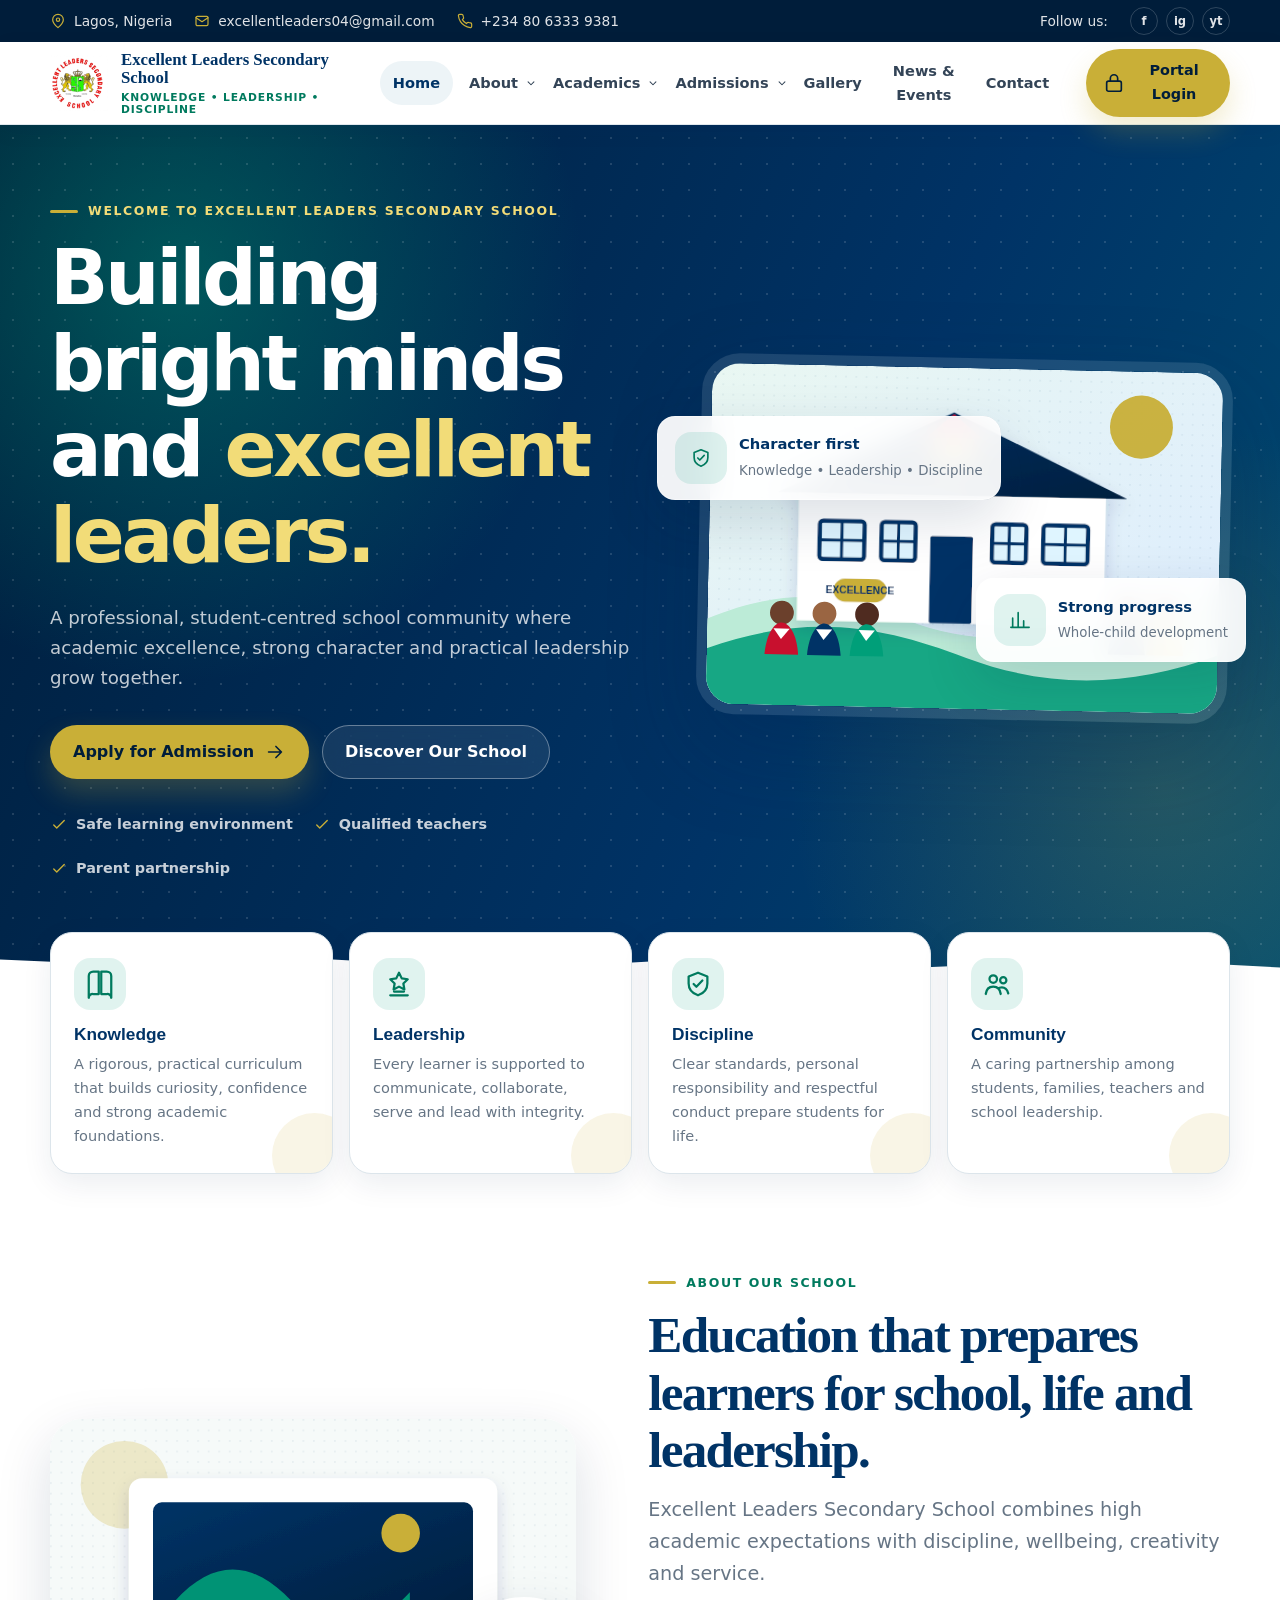
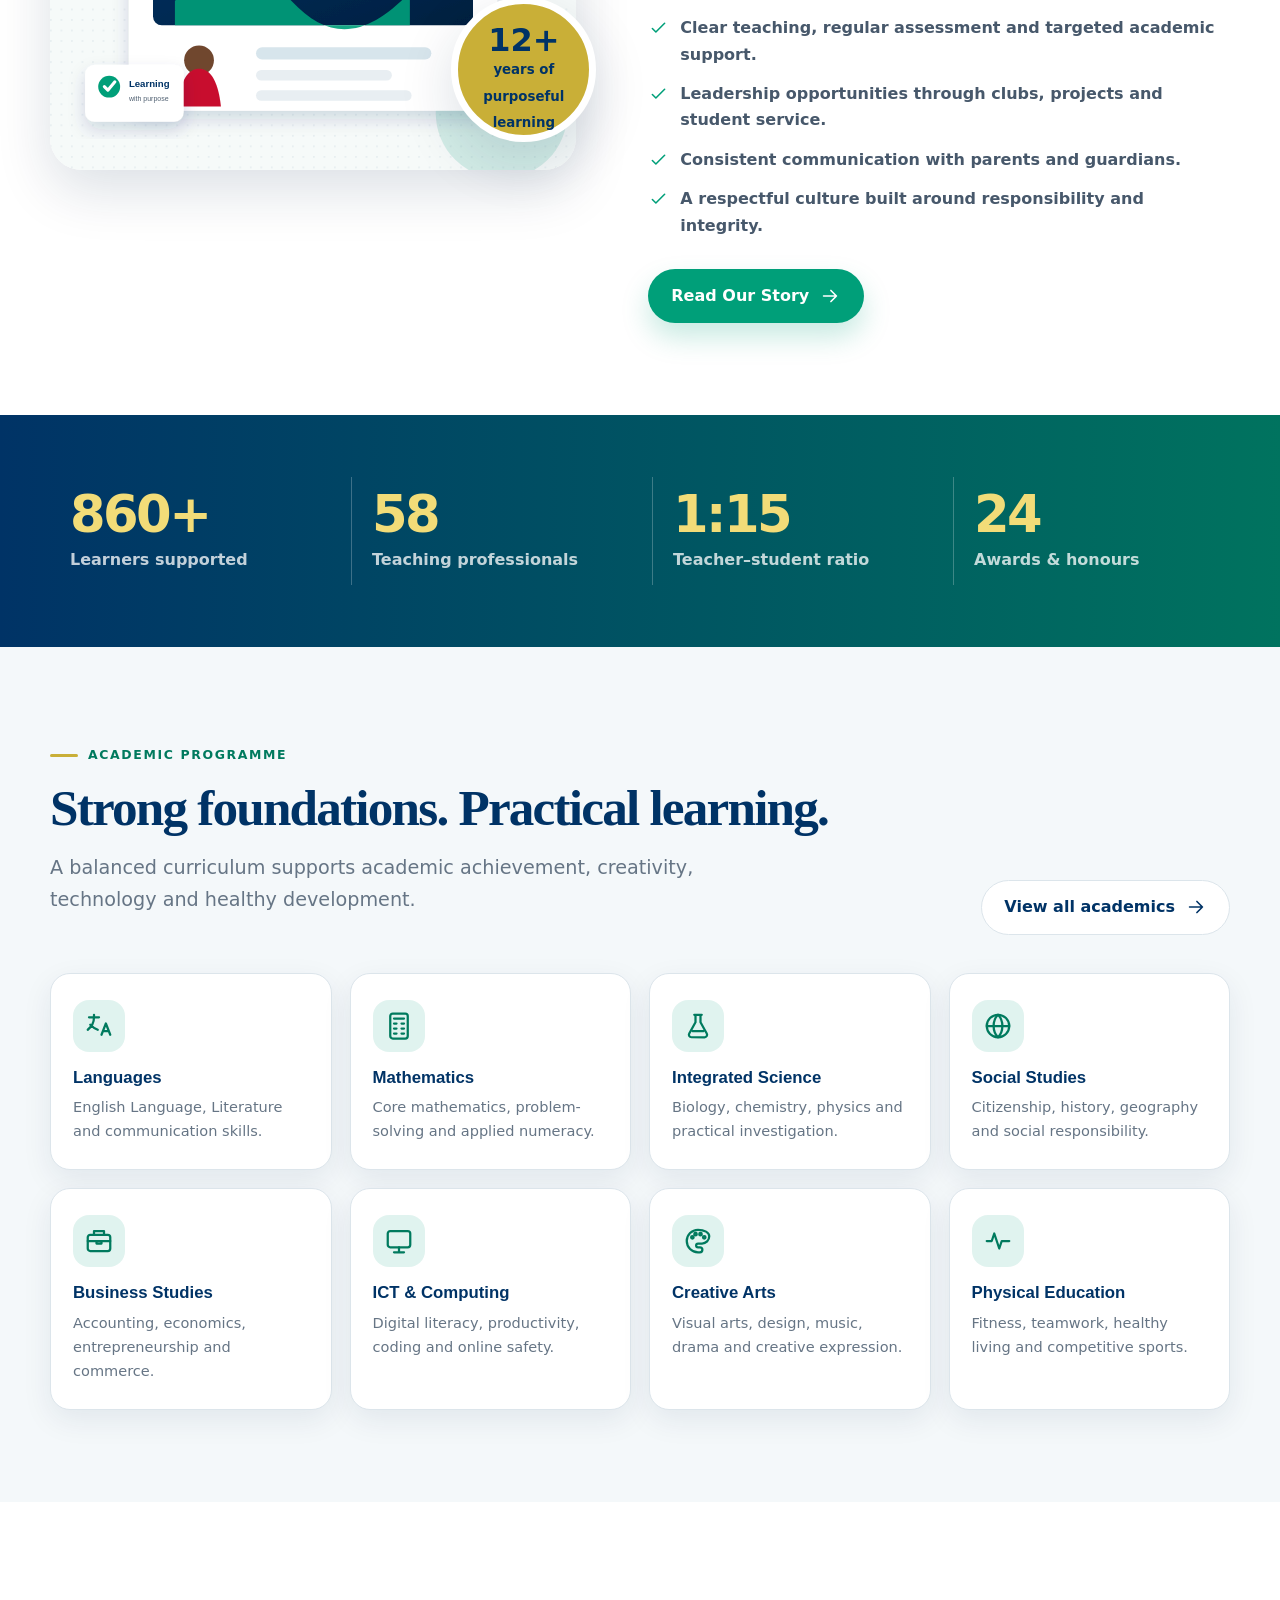
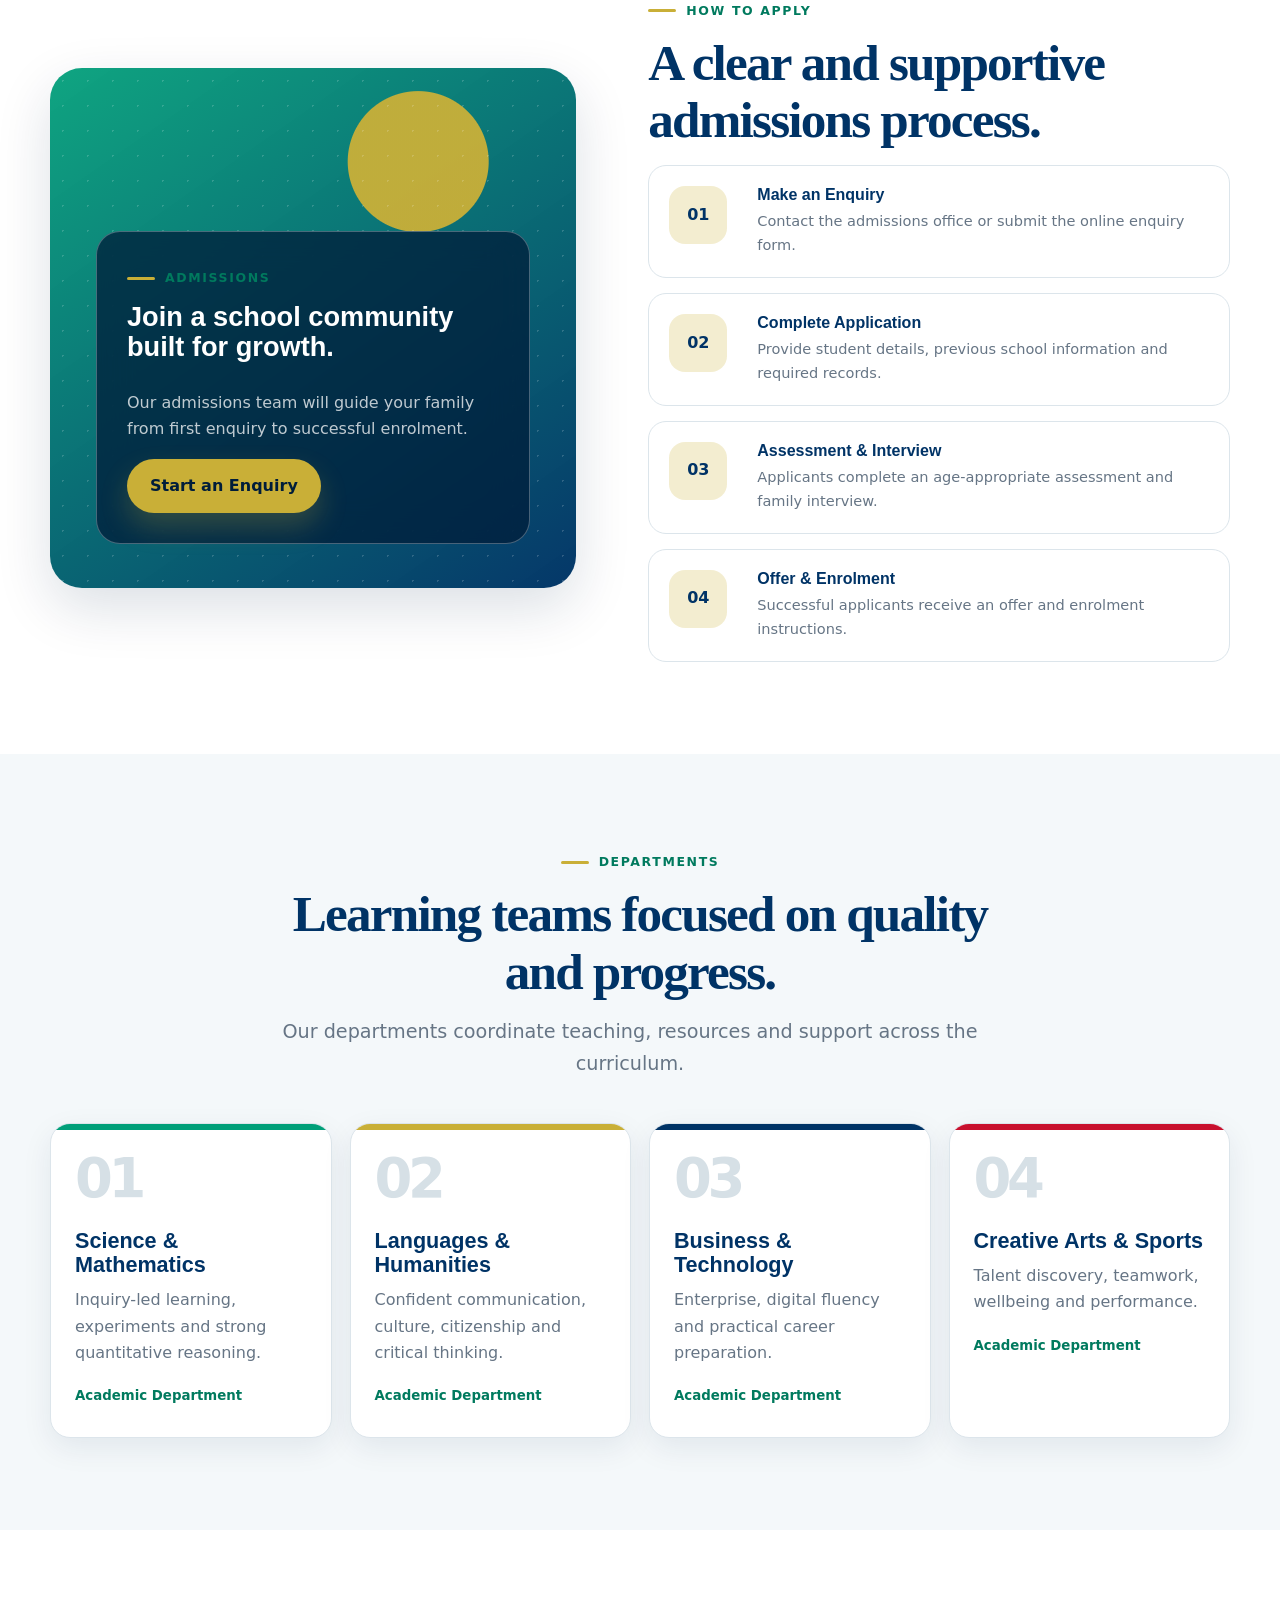
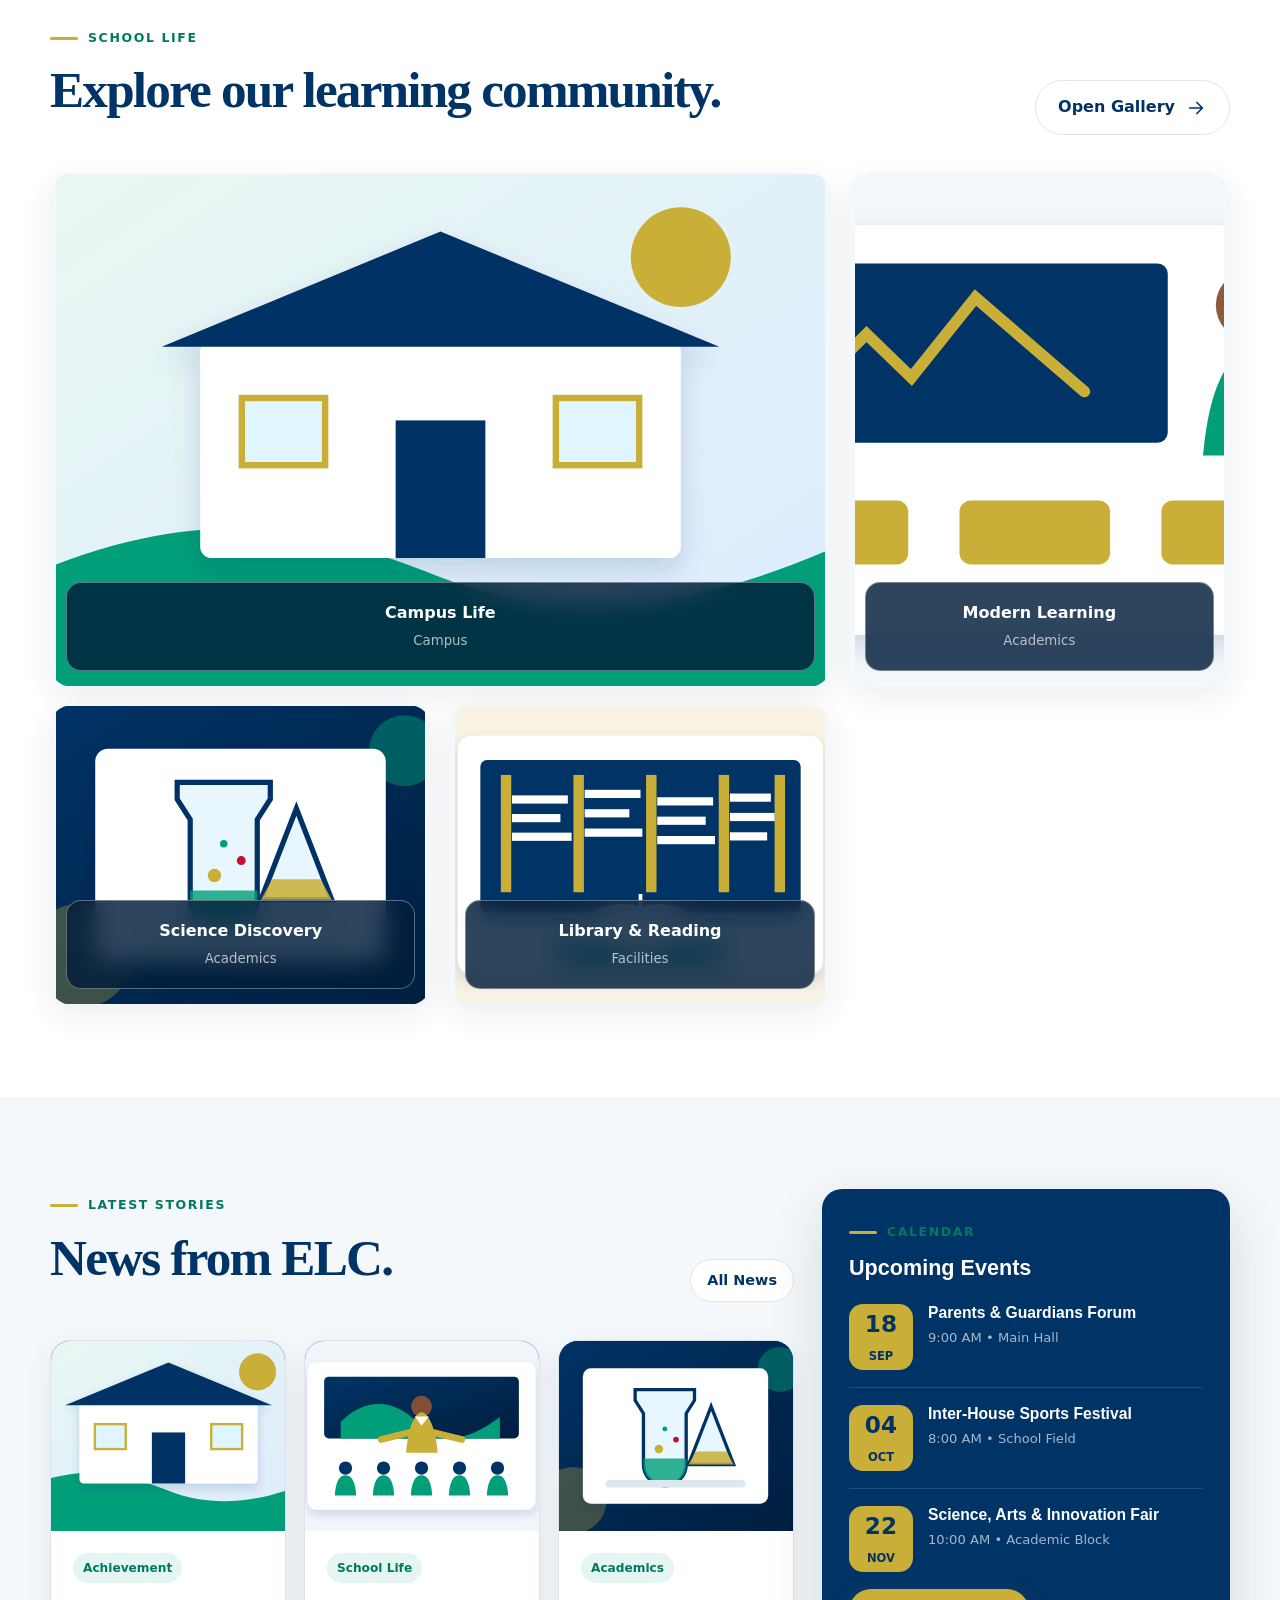
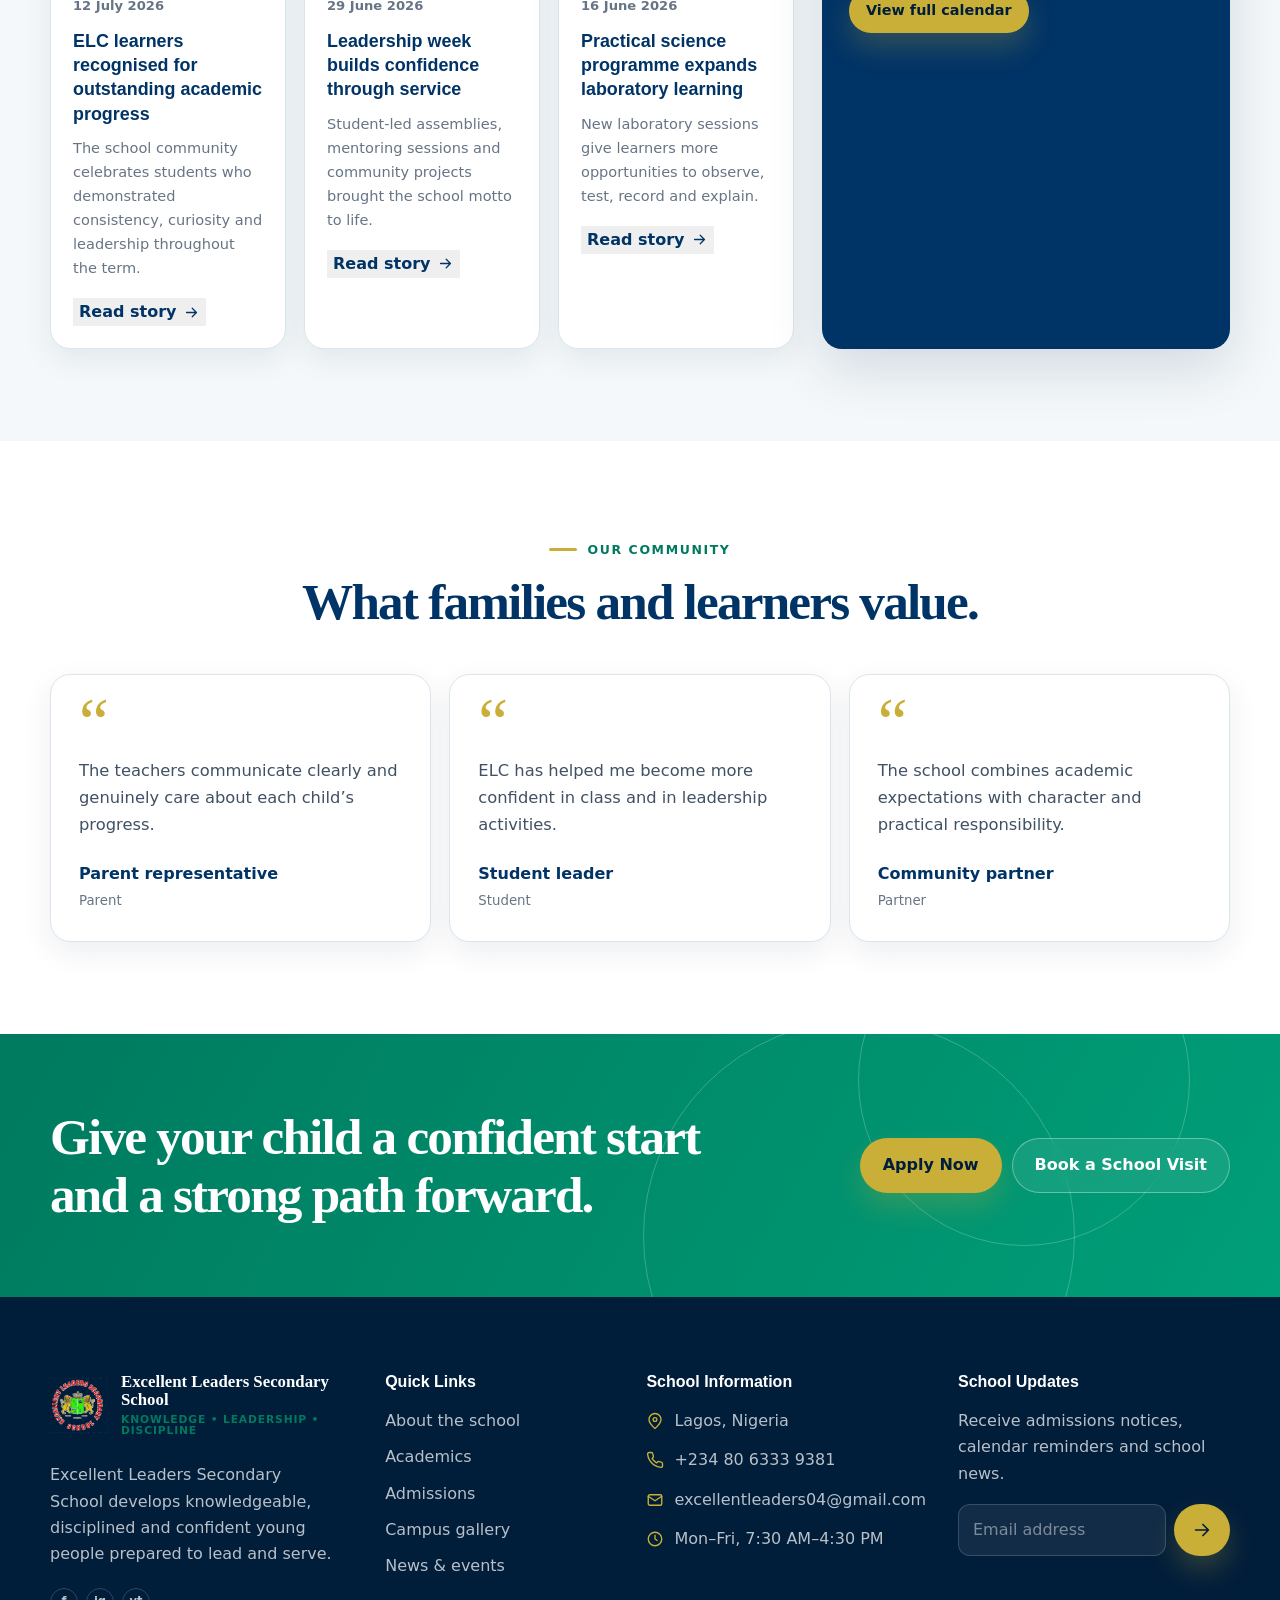
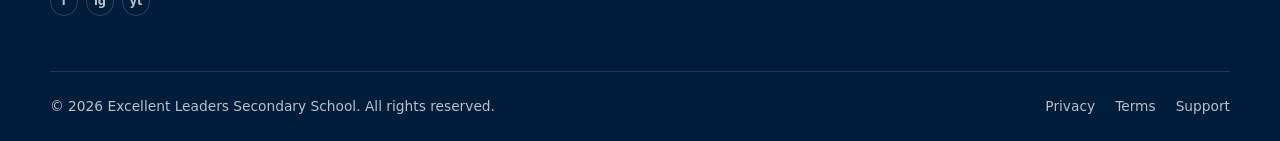
<file: index.html>
<!doctype html>
<html lang="en">
  <head>
    <meta charset="UTF-8" />
    <meta name="viewport" content="width=device-width, initial-scale=1.0" />
    <meta name="description" content="Excellent Leaders Secondary School — Knowledge, Leadership and Discipline." />
    <meta name="theme-color" content="#003366" />
    <title>Excellent Leaders Secondary School</title>
    <link rel="icon" href="assets/elc-crest.png" type="image/png" />
    <link rel="manifest" href="manifest.webmanifest" />
    <link rel="stylesheet" href="css/styles.css" />
  </head>
  <body>
    <noscript>This website requires JavaScript to run.</noscript>

    <div id="loading-screen" class="loading-screen" aria-label="Loading Excellent Leaders Secondary School">
      <div class="loader-mark" aria-hidden="true">
        <span></span><span></span>
      </div>
      <p>Excellent Leaders Secondary School</p>
    </div>

    <div id="app"></div>
    <div id="toast-region" class="toast-region" aria-live="polite" aria-atomic="true"></div>

    <script src="js/data.js" defer></script>
    <script src="js/app.js" defer></script>
  </body>
</html>
</file>
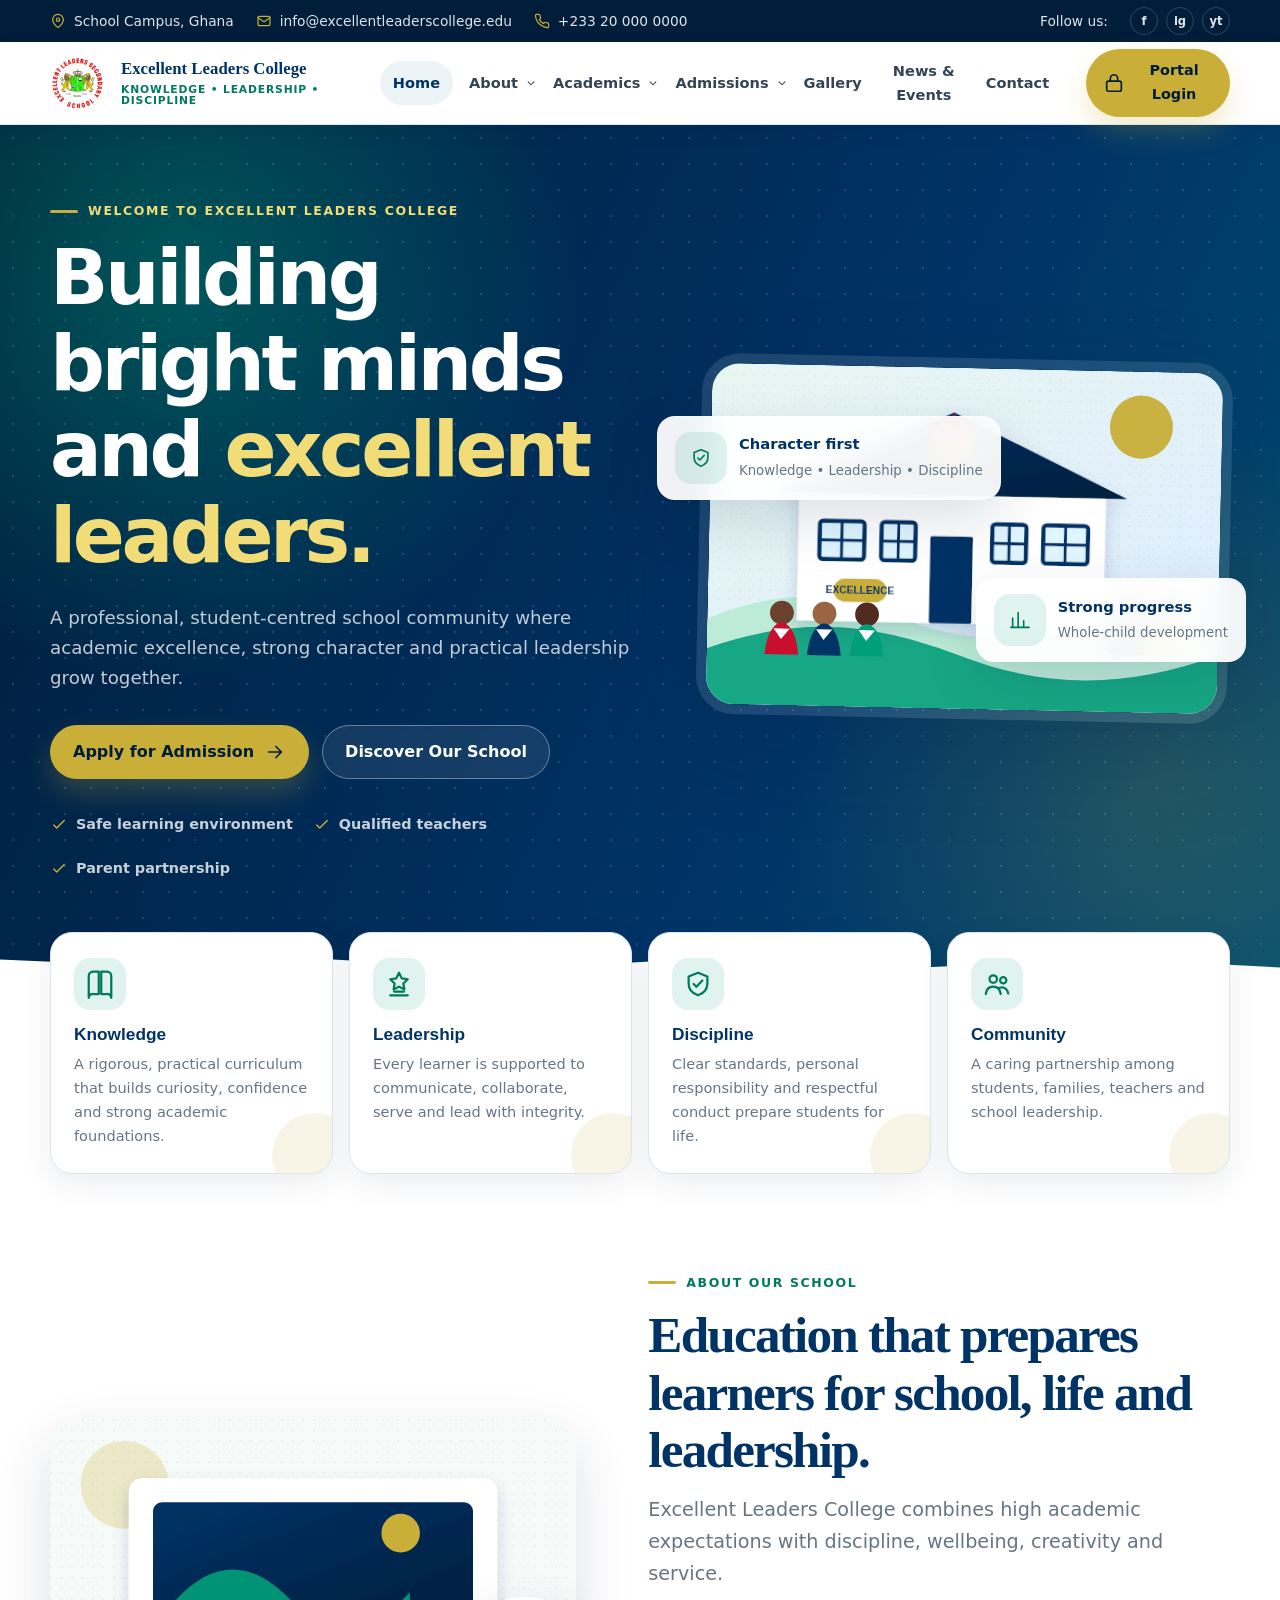
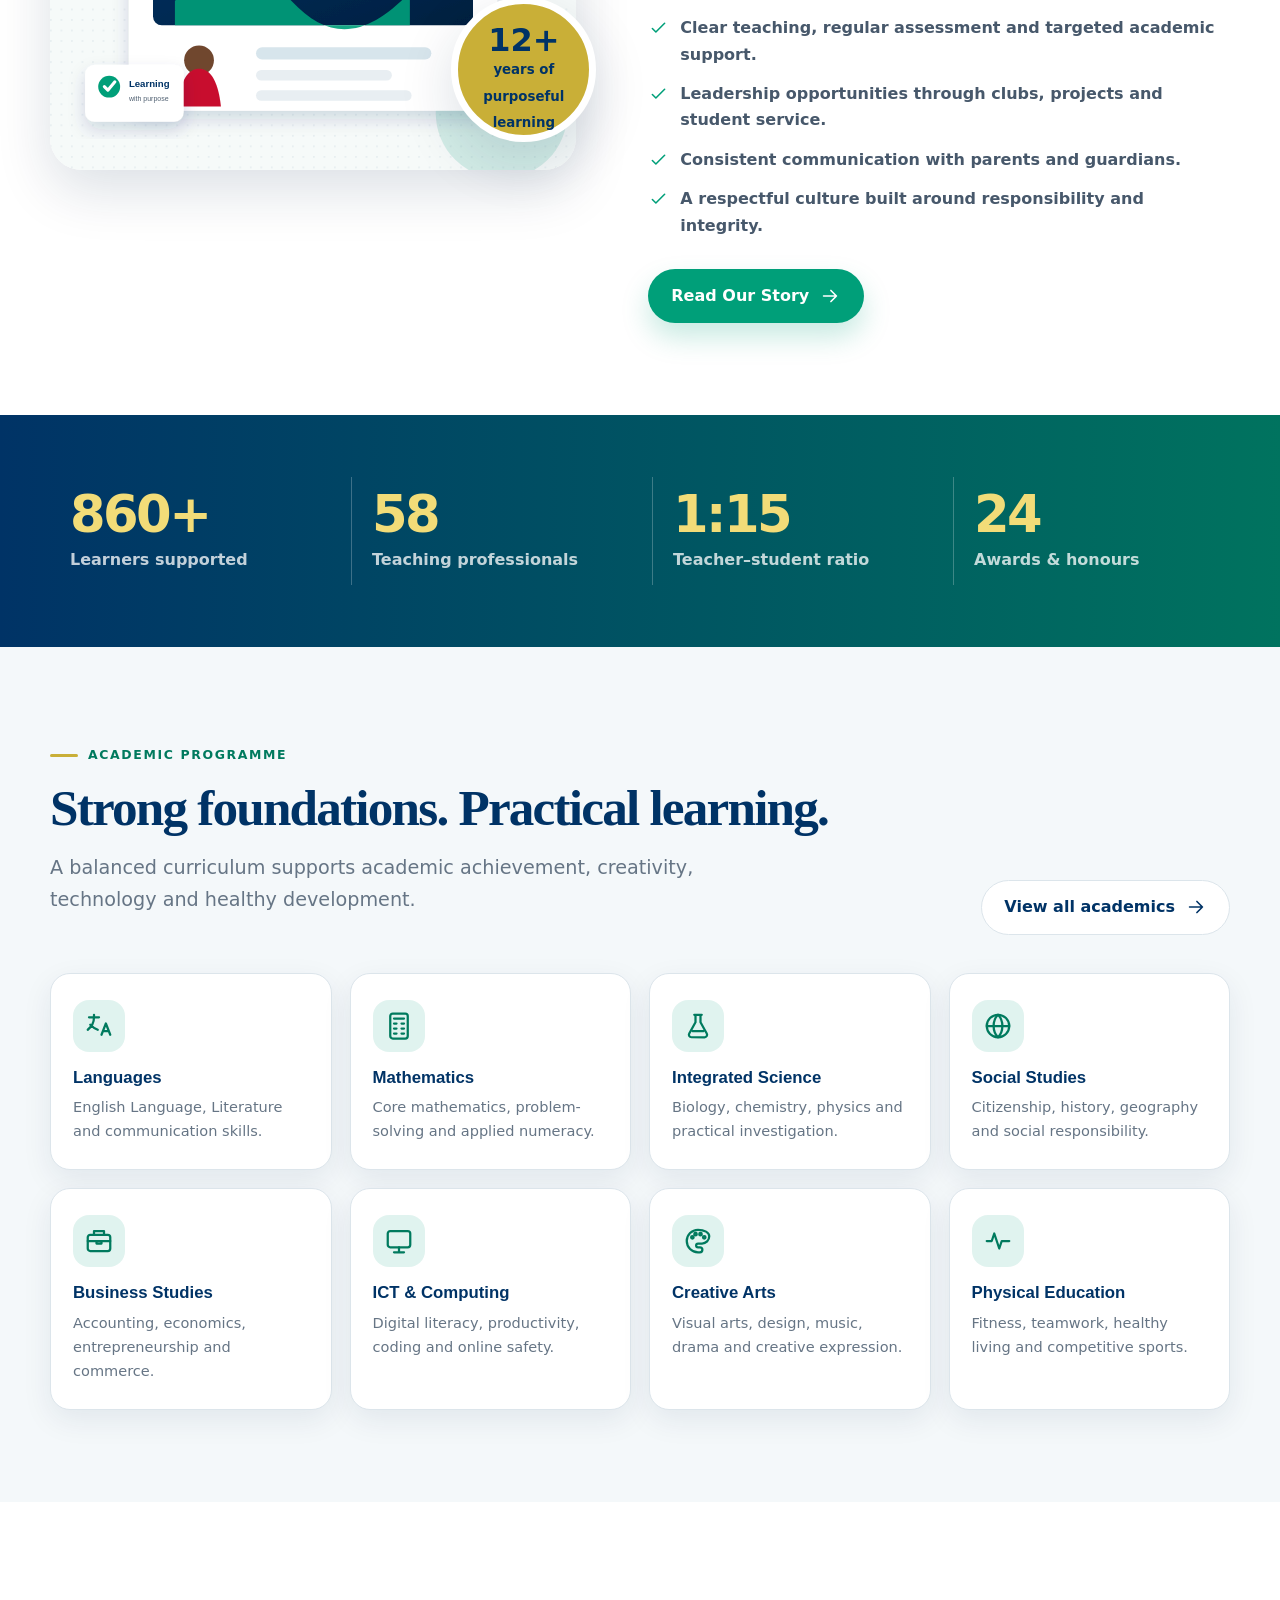
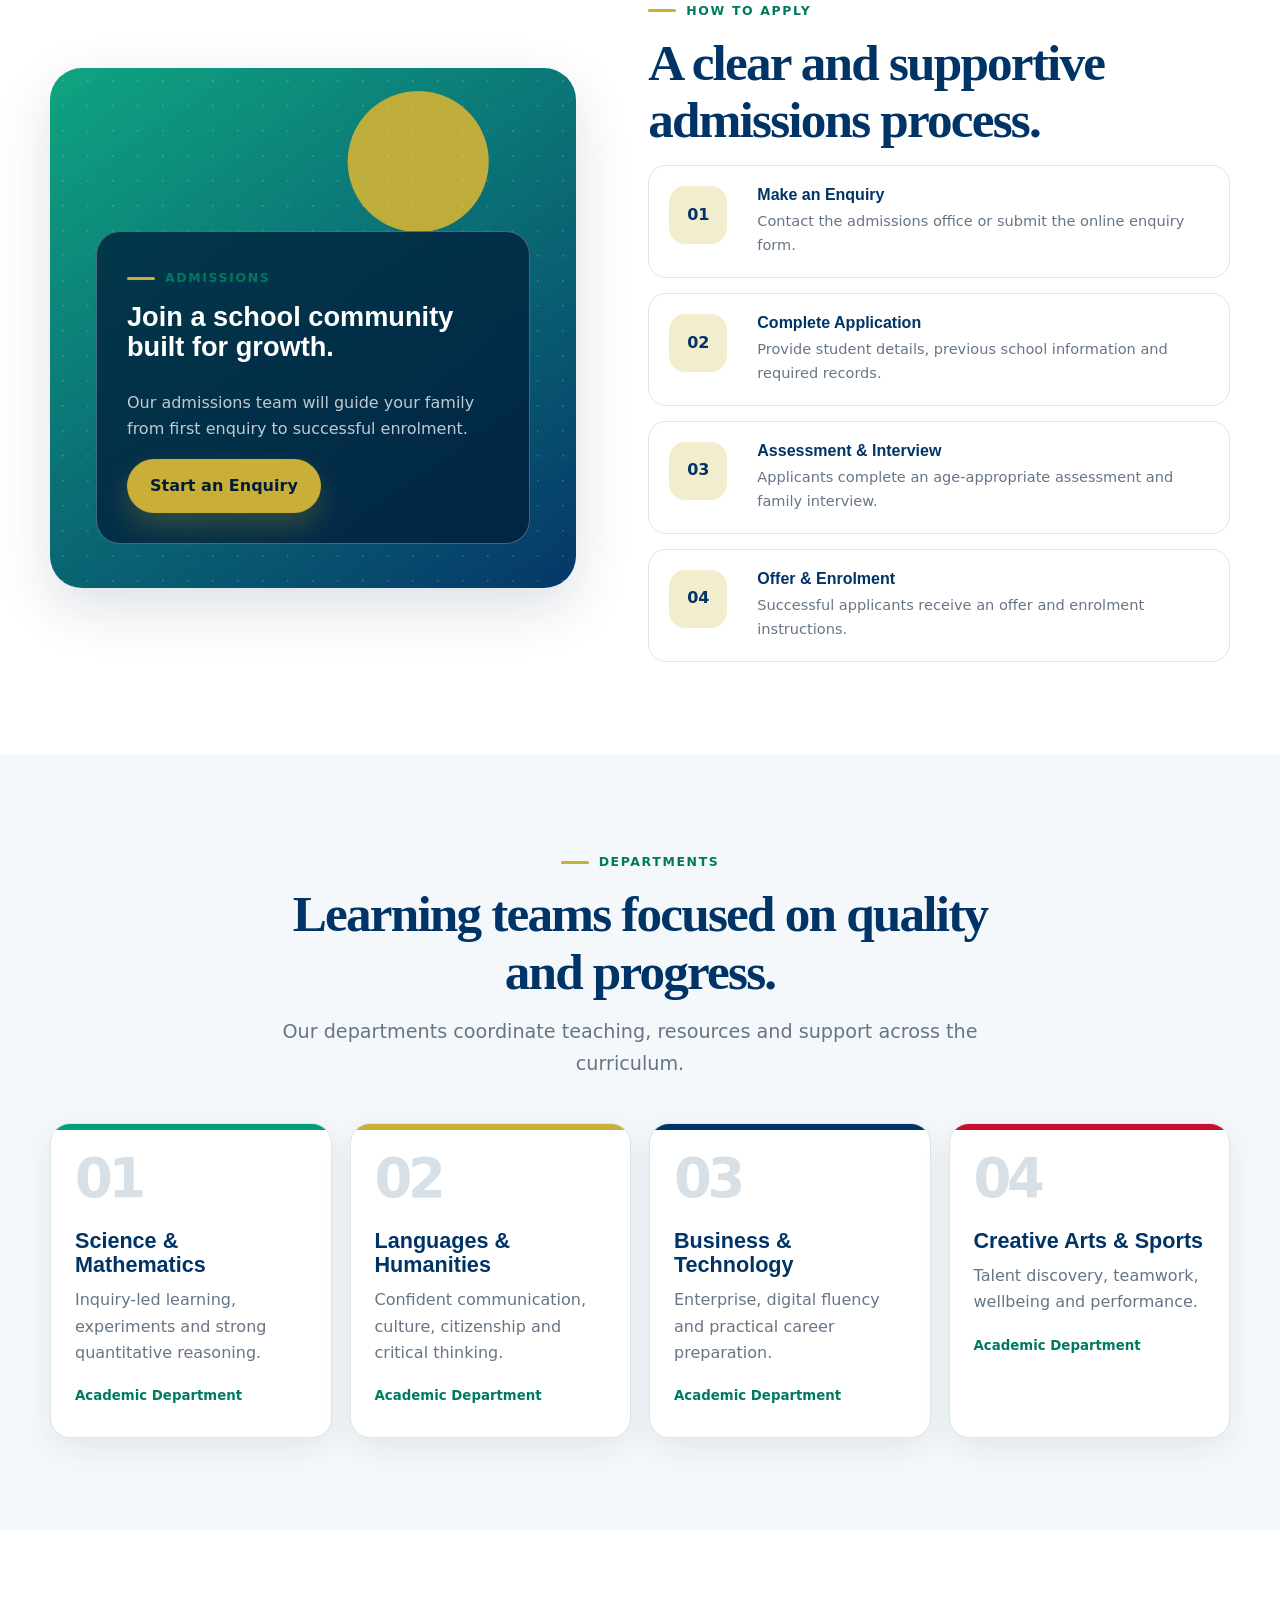
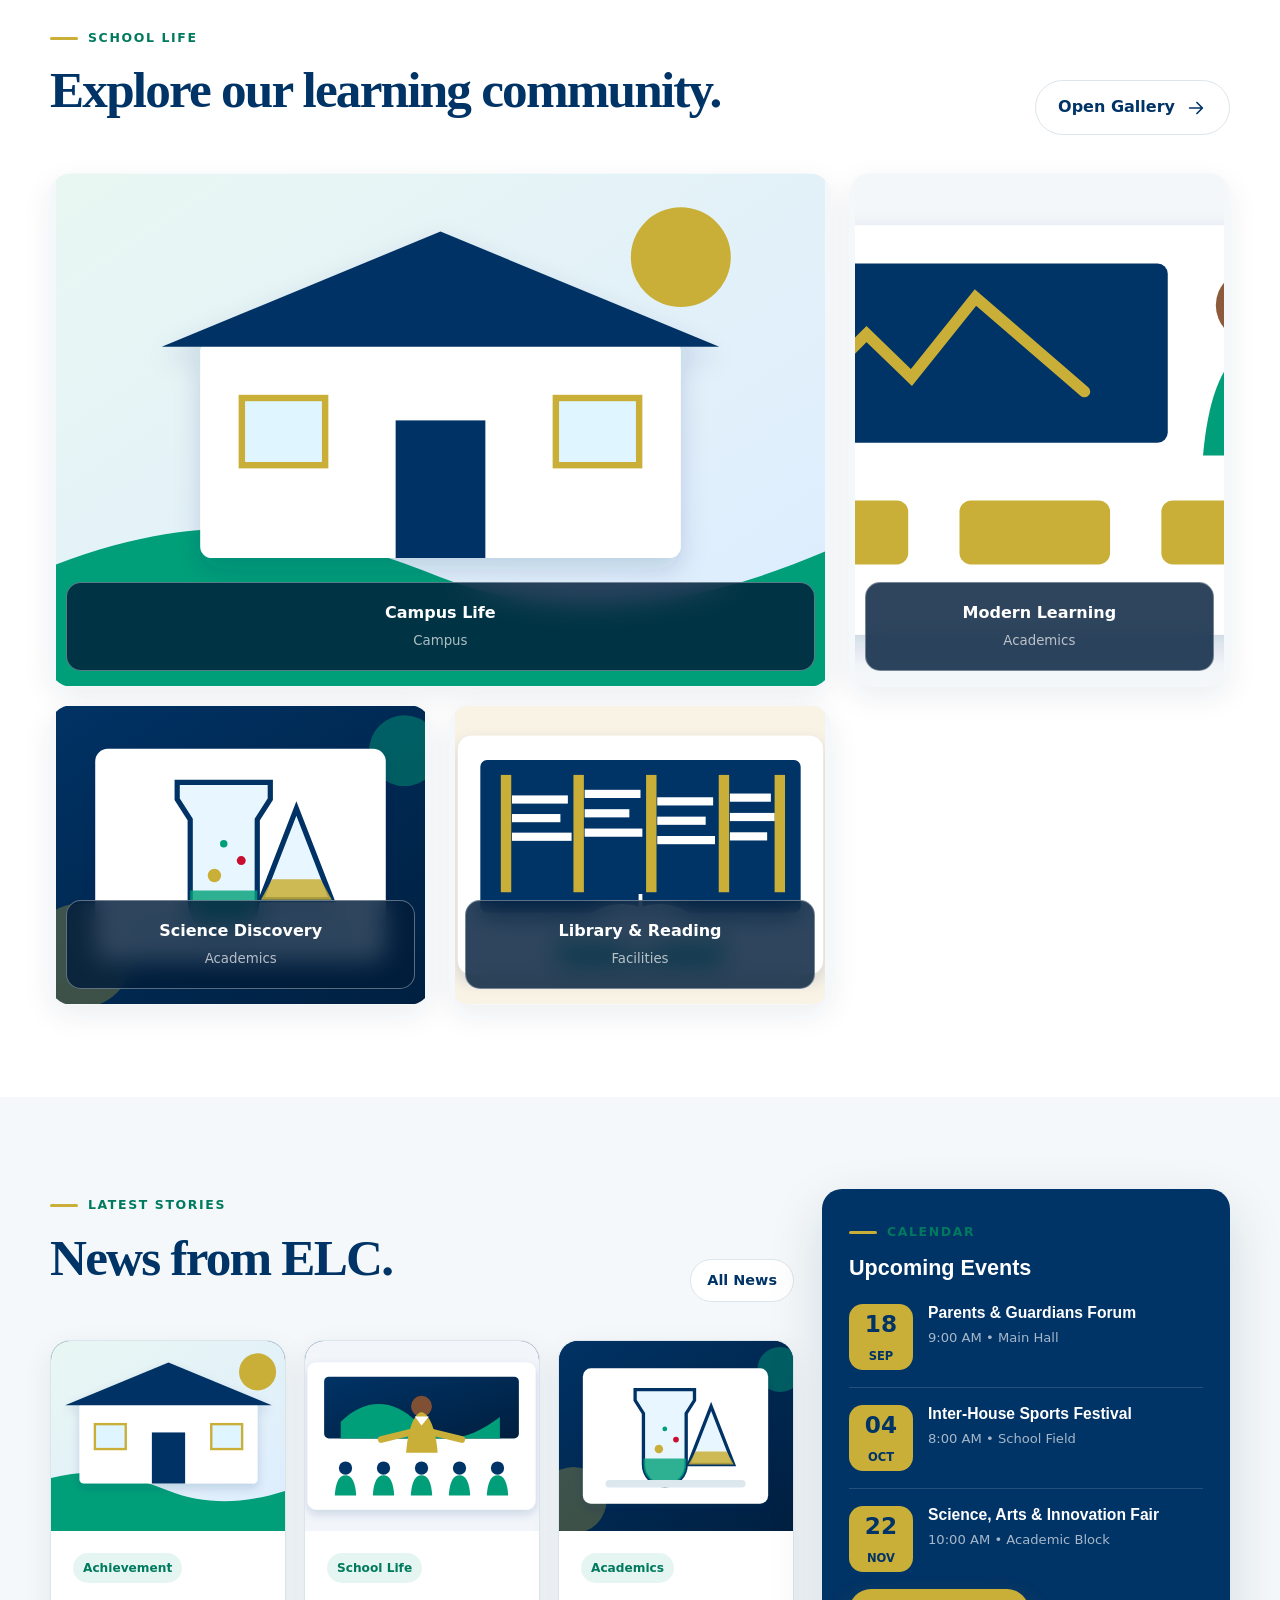
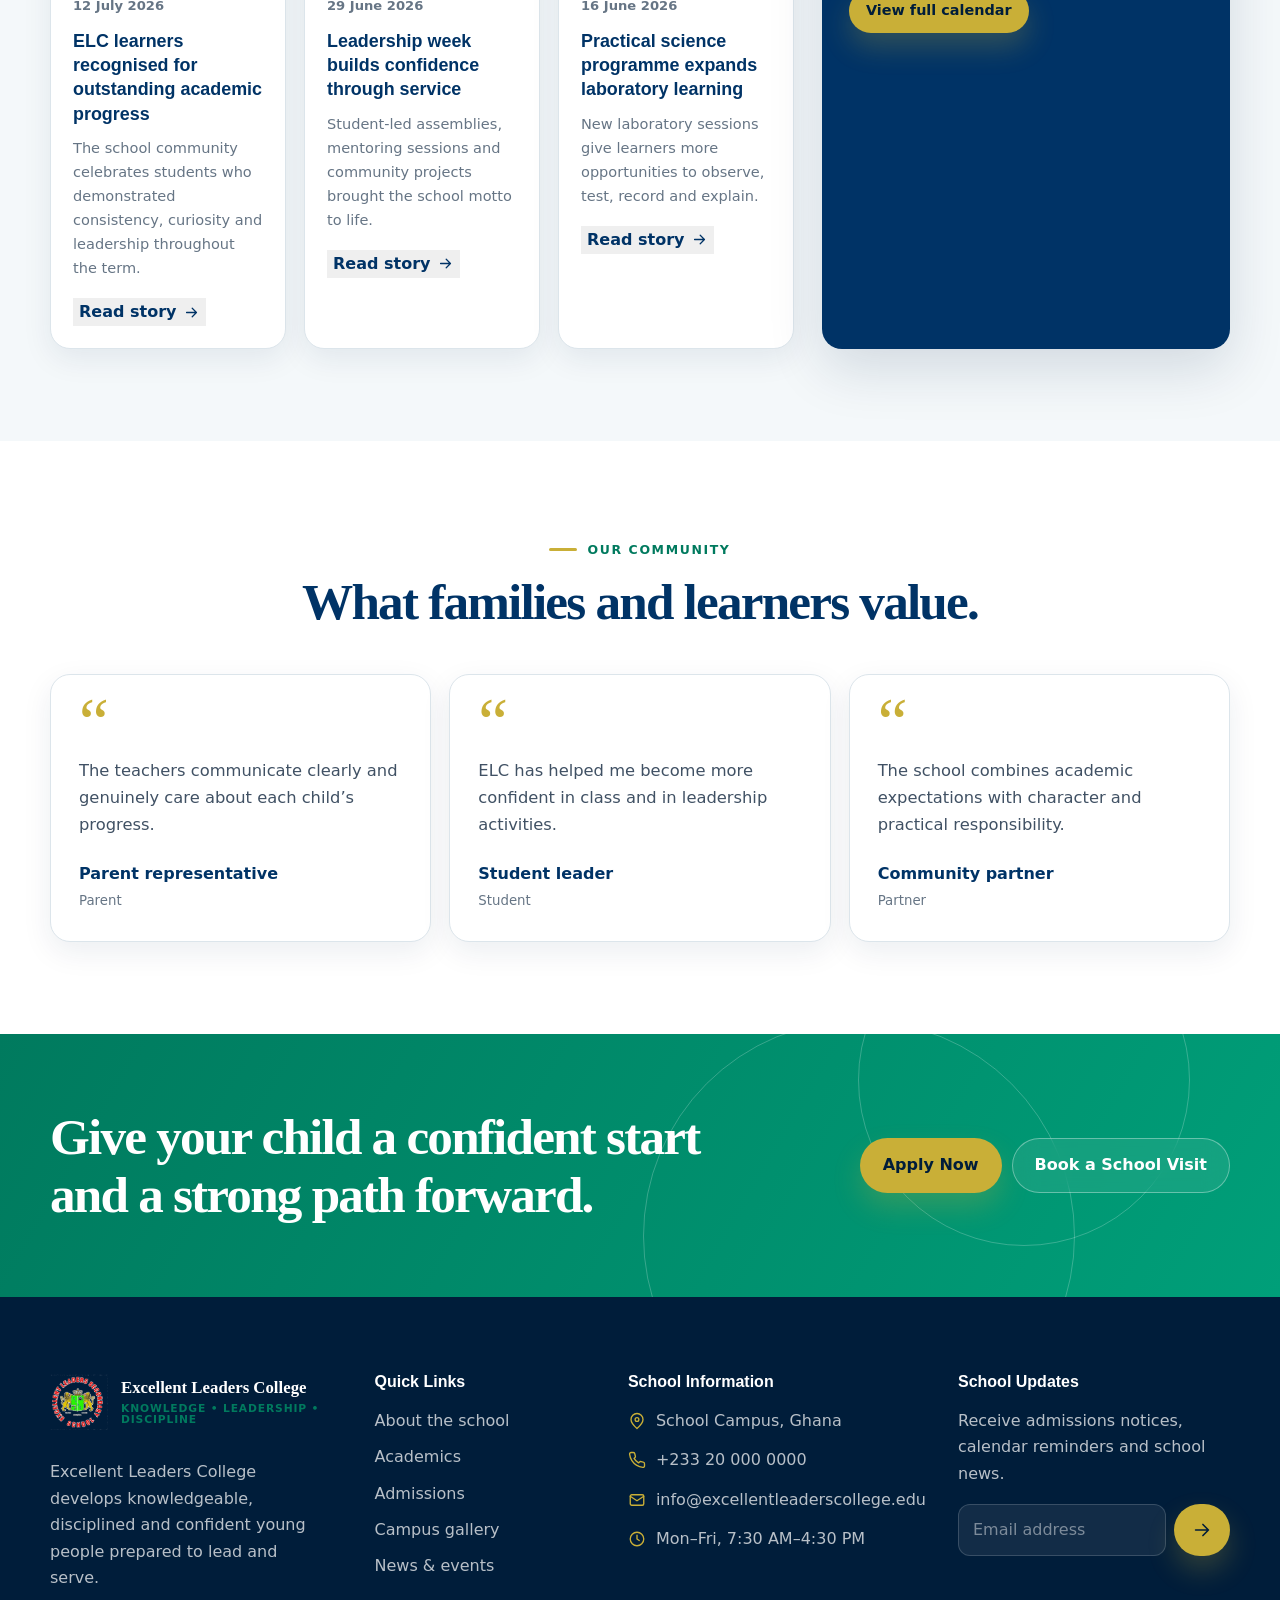
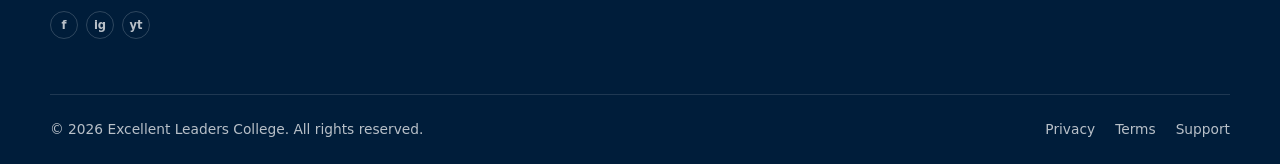
<file: excellent-leaders-college-webapp/index.html>
<!doctype html>
<html lang="en">
  <head>
    <meta charset="UTF-8" />
    <meta name="viewport" content="width=device-width, initial-scale=1.0" />
    <meta name="description" content="Excellent Leaders College — Knowledge, Leadership and Discipline." />
    <meta name="theme-color" content="#003366" />
    <title>Excellent Leaders College</title>
    <link rel="icon" href="assets/favicon.svg" type="image/svg+xml" />
    <link rel="manifest" href="manifest.webmanifest" />
    <link rel="stylesheet" href="css/styles.css" />
  </head>
  <body>
    <noscript>This website requires JavaScript to run.</noscript>

    <div id="loading-screen" class="loading-screen" aria-label="Loading Excellent Leaders College">
      <div class="loader-mark" aria-hidden="true">
        <span></span><span></span>
      </div>
      <p>Excellent Leaders College</p>
    </div>

    <div id="app"></div>
    <div id="toast-region" class="toast-region" aria-live="polite" aria-atomic="true"></div>

    <script src="js/data.js" defer></script>
    <script src="js/app.js" defer></script>
  </body>
</html>
</file>
<file: css/styles.css>
:root {
  --navy: #003366;
  --navy-900: #001d3a;
  --navy-800: #00294f;
  --emerald: #009f79;
  --emerald-dark: #007a5e;
  --gold: #c9af37;
  --gold-light: #f2dc78;
  --red: #c8102e;
  --charcoal: #26323f;
  --muted: #667585;
  --line: #dce5eb;
  --soft: #f4f8fa;
  --white: #ffffff;
  --shadow-sm: 0 10px 30px rgba(0, 36, 71, 0.08);
  --shadow-md: 0 20px 55px rgba(0, 36, 71, 0.14);
  --shadow-lg: 0 35px 90px rgba(0, 36, 71, 0.22);
  --radius-sm: 12px;
  --radius-md: 20px;
  --radius-lg: 32px;
  --container: 1180px;
}

* {
  box-sizing: border-box;
}

html {
  scroll-behavior: smooth;
}

body {
  margin: 0;
  color: var(--charcoal);
  background: var(--white);
  font-family: Inter, ui-sans-serif, system-ui, -apple-system, BlinkMacSystemFont, "Segoe UI", sans-serif;
  font-size: 16px;
  line-height: 1.65;
  text-rendering: optimizeLegibility;
  -webkit-font-smoothing: antialiased;
}

body.nav-open,
body.modal-open {
  overflow: hidden;
}

button,
input,
select,
textarea {
  font: inherit;
}

button,
a {
  -webkit-tap-highlight-color: transparent;
}

img,
svg {
  display: block;
  max-width: 100%;
}

a {
  color: inherit;
  text-decoration: none;
}

button {
  border: 0;
}

button,
[data-route] {
  cursor: pointer;
}

:focus-visible {
  outline: 3px solid rgba(0, 159, 121, 0.34);
  outline-offset: 3px;
}

::selection {
  color: var(--white);
  background: var(--emerald);
}

.sr-only {
  position: absolute;
  width: 1px;
  height: 1px;
  padding: 0;
  margin: -1px;
  overflow: hidden;
  clip: rect(0, 0, 0, 0);
  white-space: nowrap;
  border: 0;
}

.container {
  width: min(var(--container), calc(100% - 40px));
  margin-inline: auto;
}

.section {
  padding: 92px 0;
}

.section-soft {
  background: var(--soft);
}

.section-dark {
  color: var(--white);
  background:
    radial-gradient(circle at 14% 18%, rgba(0, 159, 121, 0.22), transparent 32%),
    radial-gradient(circle at 88% 82%, rgba(201, 175, 55, 0.17), transparent 30%),
    var(--navy-900);
}

.section-header {
  display: flex;
  align-items: end;
  justify-content: space-between;
  gap: 36px;
  margin-bottom: 38px;
}

.section-header.center {
  display: block;
  max-width: 720px;
  margin: 0 auto 44px;
  text-align: center;
}

.eyebrow {
  display: inline-flex;
  align-items: center;
  gap: 10px;
  margin-bottom: 13px;
  color: var(--emerald-dark);
  font-size: 0.78rem;
  font-weight: 800;
  letter-spacing: 0.13em;
  text-transform: uppercase;
}

.eyebrow::before {
  width: 28px;
  height: 3px;
  border-radius: 999px;
  background: var(--gold);
  content: "";
}

.section-dark .eyebrow,
.hero .eyebrow {
  color: var(--gold-light);
}

h1,
h2,
h3,
h4,
p {
  margin-top: 0;
}

h1,
h2,
h3,
h4 {
  color: var(--navy);
  font-family: Georgia, "Times New Roman", serif;
  line-height: 1.12;
}

.section-dark h2,
.section-dark h3,
.section-dark h4,
.hero h1,
.page-hero h1,
.portal-shell h1,
.portal-shell h2,
.portal-shell h3,
.portal-shell h4 {
  font-family: Inter, ui-sans-serif, system-ui, sans-serif;
}

h1 {
  font-size: clamp(2.65rem, 6vw, 5.3rem);
  letter-spacing: -0.045em;
}

h2 {
  margin-bottom: 16px;
  font-size: clamp(2rem, 4vw, 3.4rem);
  letter-spacing: -0.035em;
}

h3 {
  font-size: 1.35rem;
}

.lead {
  max-width: 700px;
  color: var(--muted);
  font-size: clamp(1.04rem, 1.8vw, 1.2rem);
}

.section-dark .lead,
.section-dark p {
  color: rgba(255, 255, 255, 0.74);
}

.btn {
  display: inline-flex;
  min-height: 50px;
  align-items: center;
  justify-content: center;
  gap: 10px;
  padding: 13px 22px;
  border: 1px solid transparent;
  border-radius: 999px;
  font-weight: 800;
  transition: transform 180ms ease, box-shadow 180ms ease, color 180ms ease, background 180ms ease;
}

.btn:hover {
  transform: translateY(-2px);
}

.btn-primary {
  color: var(--navy-900);
  background: var(--gold);
  box-shadow: 0 14px 28px rgba(201, 175, 55, 0.24);
}

.btn-primary:hover {
  background: var(--gold-light);
}

.btn-secondary {
  color: var(--white);
  background: var(--emerald);
  box-shadow: 0 14px 28px rgba(0, 159, 121, 0.22);
}

.btn-secondary:hover {
  background: var(--emerald-dark);
}

.btn-outline {
  color: var(--navy);
  border-color: var(--line);
  background: var(--white);
}

.btn-outline:hover {
  border-color: var(--navy);
}

.btn-ghost-light {
  color: var(--white);
  border-color: rgba(255, 255, 255, 0.35);
  background: rgba(255, 255, 255, 0.08);
  backdrop-filter: blur(12px);
}

.btn-sm {
  min-height: 40px;
  padding: 9px 16px;
  font-size: 0.9rem;
}

.icon {
  width: 22px;
  height: 22px;
  flex: 0 0 auto;
  stroke: currentColor;
  stroke-width: 1.8;
  fill: none;
  stroke-linecap: round;
  stroke-linejoin: round;
}

.icon-lg {
  width: 30px;
  height: 30px;
}

.icon-xl {
  width: 38px;
  height: 38px;
}

.icon-badge {
  display: inline-flex;
  width: 52px;
  height: 52px;
  align-items: center;
  justify-content: center;
  border-radius: 16px;
  color: var(--emerald-dark);
  background: rgba(0, 159, 121, 0.12);
}

/* Loading screen */
.loading-screen {
  position: fixed;
  z-index: 9999;
  inset: 0;
  display: grid;
  place-items: center;
  align-content: center;
  gap: 22px;
  color: var(--white);
  background:
    radial-gradient(circle at 50% 40%, rgba(0, 159, 121, 0.34), transparent 36%),
    var(--navy-900);
  transition: opacity 420ms ease, visibility 420ms ease;
}

.loading-screen.is-hidden {
  visibility: hidden;
  opacity: 0;
}

.loading-screen p {
  margin: 0;
  color: rgba(255, 255, 255, 0.82);
  font-size: 0.88rem;
  font-weight: 800;
  letter-spacing: 0.18em;
  text-transform: uppercase;
}

.loader-mark {
  display: flex;
  width: 76px;
  height: 52px;
  align-items: center;
  justify-content: center;
  gap: 6px;
}

.loader-mark span {
  display: block;
  width: 28px;
  height: 34px;
  border: 4px solid var(--gold);
  animation: loaderPulse 900ms ease-in-out infinite alternate;
}

.loader-mark span:first-child {
  border-radius: 6px 0 0 6px;
  border-right-width: 2px;
  transform-origin: right center;
}

.loader-mark span:last-child {
  border-left-width: 2px;
  border-radius: 0 6px 6px 0;
  transform-origin: left center;
  animation-delay: 140ms;
}

@keyframes loaderPulse {
  to { transform: scaleY(0.78) perspective(100px) rotateY(12deg); opacity: 0.72; }
}

/* Header */
.topbar {
  color: rgba(255, 255, 255, 0.88);
  background: var(--navy-900);
  font-size: 0.86rem;
}

.topbar-inner {
  display: flex;
  min-height: 42px;
  align-items: center;
  justify-content: space-between;
  gap: 20px;
}

.topbar-group {
  display: flex;
  align-items: center;
  gap: 22px;
}

.topbar-item {
  display: inline-flex;
  align-items: center;
  gap: 8px;
}

.topbar .icon {
  width: 16px;
  height: 16px;
  color: var(--gold);
}

.topbar-social {
  display: flex;
  gap: 8px;
}

.social-link {
  display: grid;
  width: 28px;
  height: 28px;
  place-items: center;
  border: 1px solid rgba(255, 255, 255, 0.18);
  border-radius: 50%;
  font-size: 0.72rem;
  font-weight: 800;
}

.site-header {
  position: sticky;
  z-index: 1000;
  top: 0;
  border-bottom: 1px solid rgba(220, 229, 235, 0.88);
  background: rgba(255, 255, 255, 0.94);
  box-shadow: 0 6px 22px rgba(0, 29, 58, 0.05);
  backdrop-filter: blur(18px);
}

.navbar {
  display: flex;
  min-height: 82px;
  align-items: center;
  justify-content: space-between;
  gap: 24px;
}

.brand {
  display: inline-flex;
  min-width: 250px;
  align-items: center;
  gap: 13px;
}

.brand img {
  width: 58px;
  height: 58px;
  object-fit: contain;
}

.brand-copy {
  display: grid;
  line-height: 1.05;
}

.brand-name {
  color: var(--navy);
  font-family: Georgia, "Times New Roman", serif;
  font-size: 1.05rem;
  font-weight: 800;
}

.brand-motto {
  margin-top: 6px;
  color: var(--emerald-dark);
  font-size: 0.67rem;
  font-weight: 800;
  letter-spacing: 0.08em;
  text-transform: uppercase;
}

.nav-links {
  display: flex;
  align-items: center;
  gap: 3px;
}

.nav-item {
  position: relative;
}

.nav-link {
  display: inline-flex;
  min-height: 44px;
  align-items: center;
  gap: 6px;
  padding: 10px 13px;
  border-radius: 999px;
  color: #334457;
  background: transparent;
  font-size: 0.91rem;
  font-weight: 750;
}

.nav-item-mobile-portal {
  display: none;
}

.nav-link:hover,
.nav-link.active {
  color: var(--navy);
  background: #edf4f7;
}

.nav-link .icon {
  width: 14px;
  height: 14px;
}

.nav-actions {
  display: flex;
  align-items: center;
  gap: 10px;
}

.nav-menu-button {
  display: none;
  width: 46px;
  height: 46px;
  align-items: center;
  justify-content: center;
  border-radius: 14px;
  color: var(--navy);
  background: var(--soft);
}

.mega-menu,
.dropdown-menu {
  position: absolute;
  z-index: 50;
  top: calc(100% + 12px);
  left: 50%;
  visibility: hidden;
  padding: 18px;
  border: 1px solid var(--line);
  border-radius: 22px;
  background: var(--white);
  box-shadow: var(--shadow-md);
  opacity: 0;
  transform: translate(-50%, 8px);
  transition: opacity 160ms ease, transform 160ms ease, visibility 160ms ease;
}

.mega-menu {
  width: min(720px, calc(100vw - 30px));
}

.dropdown-menu {
  width: 245px;
}

.nav-item:hover > .mega-menu,
.nav-item:hover > .dropdown-menu,
.nav-item.is-open > .mega-menu,
.nav-item.is-open > .dropdown-menu {
  visibility: visible;
  opacity: 1;
  transform: translate(-50%, 0);
}

.mega-grid {
  display: grid;
  grid-template-columns: 1.1fr repeat(2, 1fr);
  gap: 18px;
}

.mega-feature {
  min-height: 210px;
  padding: 22px;
  border-radius: 17px;
  color: var(--white);
  background:
    linear-gradient(160deg, rgba(0, 159, 121, 0.18), transparent 55%),
    var(--navy);
}

.mega-feature h3 {
  margin: 14px 0 8px;
  color: var(--white);
  font-family: Inter, sans-serif;
  font-size: 1.05rem;
}

.mega-feature p {
  margin-bottom: 15px;
  color: rgba(255, 255, 255, 0.7);
  font-size: 0.86rem;
}

.mega-column h4 {
  margin: 4px 0 10px;
  font-family: Inter, sans-serif;
  font-size: 0.78rem;
  letter-spacing: 0.08em;
  text-transform: uppercase;
}

.mega-column a,
.dropdown-menu a {
  display: flex;
  align-items: center;
  gap: 9px;
  padding: 9px 10px;
  border-radius: 10px;
  color: var(--muted);
  font-size: 0.9rem;
  font-weight: 650;
}

.mega-column a:hover,
.dropdown-menu a:hover {
  color: var(--navy);
  background: var(--soft);
}

/* Hero */
.hero {
  position: relative;
  min-height: 750px;
  overflow: hidden;
  color: var(--white);
  background:
    radial-gradient(circle at 14% 18%, rgba(0, 159, 121, 0.42), transparent 31%),
    radial-gradient(circle at 91% 78%, rgba(201, 175, 55, 0.18), transparent 28%),
    linear-gradient(115deg, var(--navy-900), var(--navy) 62%, #004c71);
}

.hero::before {
  position: absolute;
  inset: 0;
  opacity: 0.22;
  background-image: radial-gradient(rgba(255, 255, 255, 0.6) 0.8px, transparent 0.8px);
  background-size: 26px 26px;
  content: "";
}

.hero-inner {
  position: relative;
  z-index: 1;
  display: grid;
  min-height: 750px;
  align-items: center;
  grid-template-columns: 1.05fr 0.95fr;
  gap: 62px;
  padding: 70px 0 96px;
}

.hero-copy {
  max-width: 680px;
}

.hero h1 {
  margin-bottom: 24px;
  color: var(--white);
}

.hero h1 .accent {
  color: var(--gold-light);
}

.hero-description {
  max-width: 610px;
  margin-bottom: 32px;
  color: rgba(255, 255, 255, 0.76);
  font-size: 1.14rem;
}

.hero-actions {
  display: flex;
  flex-wrap: wrap;
  gap: 13px;
}

.hero-trust {
  display: flex;
  flex-wrap: wrap;
  gap: 20px;
  margin-top: 34px;
  color: rgba(255, 255, 255, 0.78);
  font-size: 0.9rem;
  font-weight: 700;
}

.hero-trust span {
  display: inline-flex;
  align-items: center;
  gap: 8px;
}

.hero-trust .icon {
  width: 18px;
  height: 18px;
  color: var(--gold);
}

.hero-visual {
  position: relative;
}

.hero-visual > img {
  width: 100%;
  border: 10px solid rgba(255, 255, 255, 0.11);
  border-radius: 38px;
  box-shadow: var(--shadow-lg);
  transform: rotate(1.2deg);
}

.floating-card {
  position: absolute;
  z-index: 2;
  display: flex;
  align-items: center;
  gap: 12px;
  min-width: 215px;
  padding: 15px 17px;
  border: 1px solid rgba(255, 255, 255, 0.45);
  border-radius: 18px;
  color: var(--navy);
  background: rgba(255, 255, 255, 0.94);
  box-shadow: var(--shadow-md);
  backdrop-filter: blur(14px);
}

.floating-card.one {
  right: -16px;
  bottom: 56px;
}

.floating-card.two {
  top: 58px;
  left: -42px;
}

.floating-card strong {
  display: block;
  color: var(--navy);
  font-size: 0.92rem;
}

.floating-card small {
  color: var(--muted);
}

.hero-wave {
  position: absolute;
  right: 0;
  bottom: -1px;
  left: 0;
  height: 58px;
  background: var(--white);
  clip-path: polygon(0 68%, 12% 80%, 26% 68%, 40% 85%, 56% 65%, 71% 83%, 87% 67%, 100% 82%, 100% 100%, 0 100%);
}

/* Feature strip */
.pillar-strip {
  position: relative;
  z-index: 2;
  margin-top: -45px;
}

.pillar-grid {
  display: grid;
  grid-template-columns: repeat(4, 1fr);
  gap: 16px;
}

.pillar-card {
  position: relative;
  overflow: hidden;
  padding: 25px 23px;
  border: 1px solid var(--line);
  border-radius: 22px;
  background: var(--white);
  box-shadow: var(--shadow-sm);
}

.pillar-card::after {
  position: absolute;
  right: -25px;
  bottom: -25px;
  width: 85px;
  height: 85px;
  border-radius: 50%;
  background: rgba(201, 175, 55, 0.12);
  content: "";
}

.pillar-card h3 {
  margin: 15px 0 8px;
  font-family: Inter, sans-serif;
  font-size: 1.08rem;
}

.pillar-card p {
  margin: 0;
  color: var(--muted);
  font-size: 0.91rem;
}

/* General grids */
.about-grid,
.admissions-grid,
.contact-grid,
.page-split {
  display: grid;
  align-items: center;
  grid-template-columns: 0.95fr 1.05fr;
  gap: 72px;
}

.about-visual {
  position: relative;
}

.about-visual > img {
  border-radius: var(--radius-lg);
  box-shadow: var(--shadow-md);
}

.about-badge {
  position: absolute;
  right: -20px;
  bottom: 28px;
  display: grid;
  width: 145px;
  height: 145px;
  place-items: center;
  padding: 20px;
  border: 7px solid var(--white);
  border-radius: 50%;
  color: var(--navy);
  background: var(--gold);
  box-shadow: var(--shadow-md);
  text-align: center;
}

.about-badge strong {
  display: block;
  font-size: 2rem;
  line-height: 1;
}

.about-badge small {
  font-weight: 800;
  line-height: 1.25;
}

.check-list {
  display: grid;
  gap: 13px;
  padding: 0;
  margin: 26px 0 30px;
  list-style: none;
}

.check-list li {
  display: flex;
  align-items: flex-start;
  gap: 11px;
  color: #47586b;
  font-weight: 650;
}

.check-list .icon {
  width: 21px;
  height: 21px;
  margin-top: 3px;
  color: var(--emerald);
}

.stats-band {
  padding: 62px 0;
  color: var(--white);
  background:
    linear-gradient(90deg, rgba(0, 51, 102, 0.96), rgba(0, 122, 94, 0.9)),
    var(--navy);
}

.stats-grid {
  display: grid;
  grid-template-columns: repeat(4, 1fr);
  gap: 24px;
}

.stat-item {
  padding: 12px 20px;
  border-left: 1px solid rgba(255, 255, 255, 0.24);
}

.stat-item:first-child {
  border-left: 0;
}

.stat-value {
  display: block;
  margin-bottom: 6px;
  color: var(--gold-light);
  font-size: clamp(2rem, 4vw, 3.4rem);
  font-weight: 900;
  letter-spacing: -0.05em;
  line-height: 1;
}

.stat-label {
  color: rgba(255, 255, 255, 0.76);
  font-weight: 700;
}

.card-grid {
  display: grid;
  grid-template-columns: repeat(4, 1fr);
  gap: 18px;
}

.subject-card,
.department-card,
.news-card,
.staff-card,
.testimonial-card,
.info-card,
.form-card,
.content-card {
  border: 1px solid var(--line);
  border-radius: var(--radius-md);
  background: var(--white);
  box-shadow: var(--shadow-sm);
}

.subject-card {
  padding: 26px 22px;
  transition: transform 180ms ease, box-shadow 180ms ease, border 180ms ease;
}

.subject-card:hover {
  border-color: rgba(0, 159, 121, 0.35);
  box-shadow: var(--shadow-md);
  transform: translateY(-6px);
}

.subject-card h3 {
  margin: 17px 0 8px;
  font-family: Inter, sans-serif;
  font-size: 1.05rem;
}

.subject-card p {
  margin: 0;
  color: var(--muted);
  font-size: 0.91rem;
}

.department-grid {
  display: grid;
  grid-template-columns: repeat(4, 1fr);
  gap: 18px;
}

.department-card {
  position: relative;
  overflow: hidden;
  min-height: 280px;
  padding: 28px 24px;
}

.department-card::before {
  position: absolute;
  top: 0;
  right: 0;
  left: 0;
  height: 6px;
  background: var(--emerald);
  content: "";
}

.department-card.gold::before { background: var(--gold); }
.department-card.navy::before { background: var(--navy); }
.department-card.red::before { background: var(--red); }

.department-card .department-index {
  color: #d6e0e6;
  font-size: 3.4rem;
  font-weight: 900;
  letter-spacing: -0.08em;
  line-height: 1;
}

.department-card h3 {
  margin: 22px 0 10px;
  font-family: Inter, sans-serif;
}

.department-card p {
  color: var(--muted);
}

.department-card small {
  color: var(--emerald-dark);
  font-weight: 800;
}

/* Admissions steps */
.admissions-visual {
  position: relative;
  min-height: 520px;
  overflow: hidden;
  border-radius: var(--radius-lg);
  background:
    radial-gradient(circle at 70% 18%, rgba(201, 175, 55, 0.95) 0 70px, transparent 71px),
    linear-gradient(145deg, rgba(0, 159, 121, 0.94), rgba(0, 51, 102, 0.98));
  box-shadow: var(--shadow-md);
}

.admissions-visual::before {
  position: absolute;
  inset: 0;
  opacity: 0.25;
  background-image: radial-gradient(rgba(255, 255, 255, 0.65) 1px, transparent 1px);
  background-size: 25px 25px;
  content: "";
}

.admissions-card {
  position: absolute;
  right: 46px;
  bottom: 44px;
  left: 46px;
  padding: 30px;
  border: 1px solid rgba(255, 255, 255, 0.28);
  border-radius: 24px;
  color: var(--white);
  background: rgba(0, 29, 58, 0.76);
  backdrop-filter: blur(18px);
}

.admissions-card h3 {
  color: var(--white);
  font-family: Inter, sans-serif;
  font-size: 1.7rem;
}

.admissions-card p {
  color: rgba(255, 255, 255, 0.75);
}

.step-list {
  display: grid;
  gap: 15px;
}

.step-item {
  display: grid;
  grid-template-columns: 70px 1fr;
  gap: 18px;
  padding: 20px;
  border: 1px solid var(--line);
  border-radius: 18px;
  background: var(--white);
}

.step-number {
  display: grid;
  width: 58px;
  height: 58px;
  place-items: center;
  border-radius: 16px;
  color: var(--navy);
  background: rgba(201, 175, 55, 0.23);
  font-weight: 900;
}

.step-item h3 {
  margin-bottom: 5px;
  font-family: Inter, sans-serif;
  font-size: 1rem;
}

.step-item p {
  margin: 0;
  color: var(--muted);
  font-size: 0.91rem;
}

/* News and events */
.news-event-grid {
  display: grid;
  grid-template-columns: 1.55fr 0.85fr;
  gap: 28px;
}

.news-grid {
  display: grid;
  grid-template-columns: repeat(3, 1fr);
  gap: 18px;
}

.news-card {
  overflow: hidden;
}

.news-scene {
  position: relative;
  height: 190px;
  overflow: hidden;
  background: var(--navy);
}

.news-scene img {
  width: 100%;
  height: 100%;
  object-fit: cover;
  transition: transform 260ms ease;
}

.news-card:hover .news-scene img {
  transform: scale(1.04);
}

.news-card-body {
  padding: 22px;
}

.meta {
  display: flex;
  flex-wrap: wrap;
  gap: 12px;
  margin-bottom: 12px;
  color: var(--muted);
  font-size: 0.82rem;
  font-weight: 700;
}

.tag {
  display: inline-flex;
  padding: 5px 10px;
  border-radius: 999px;
  color: var(--emerald-dark);
  background: rgba(0, 159, 121, 0.1);
  font-size: 0.76rem;
  font-weight: 850;
}

.news-card h3 {
  margin-bottom: 10px;
  font-family: Inter, sans-serif;
  font-size: 1.12rem;
  line-height: 1.35;
}

.news-card p {
  margin-bottom: 18px;
  color: var(--muted);
  font-size: 0.91rem;
}

.text-link {
  display: inline-flex;
  align-items: center;
  gap: 7px;
  color: var(--navy);
  font-weight: 850;
}

.text-link .icon {
  width: 17px;
  height: 17px;
  transition: transform 160ms ease;
}

.text-link:hover .icon {
  transform: translateX(4px);
}

.events-panel {
  padding: 27px;
  border-radius: var(--radius-md);
  color: var(--white);
  background: var(--navy);
  box-shadow: var(--shadow-md);
}

.events-panel h3 {
  margin-bottom: 24px;
  color: var(--white);
  font-family: Inter, sans-serif;
}

.event-item {
  display: grid;
  grid-template-columns: 64px 1fr;
  gap: 15px;
  padding: 17px 0;
  border-top: 1px solid rgba(255, 255, 255, 0.14);
}

.event-item:first-of-type {
  padding-top: 0;
  border-top: 0;
}

.event-date {
  display: grid;
  place-items: center;
  min-height: 66px;
  border-radius: 14px;
  color: var(--navy);
  background: var(--gold);
  font-weight: 900;
  line-height: 1;
}

.event-date strong {
  font-size: 1.45rem;
}

.event-date small {
  font-size: 0.72rem;
}

.event-item h4 {
  margin-bottom: 5px;
  color: var(--white);
  font-family: Inter, sans-serif;
  font-size: 0.98rem;
}

.event-item p {
  margin: 0;
  color: rgba(255, 255, 255, 0.65);
  font-size: 0.82rem;
}

/* Gallery */
.gallery-toolbar {
  display: flex;
  flex-wrap: wrap;
  gap: 9px;
  margin-bottom: 28px;
}

.filter-chip {
  padding: 9px 15px;
  border: 1px solid var(--line);
  border-radius: 999px;
  color: var(--muted);
  background: var(--white);
  font-size: 0.88rem;
  font-weight: 750;
}

.filter-chip.active,
.filter-chip:hover {
  color: var(--white);
  border-color: var(--navy);
  background: var(--navy);
}

.gallery-grid {
  display: grid;
  grid-template-columns: repeat(3, 1fr);
  gap: 18px;
}

.gallery-item {
  position: relative;
  min-height: 300px;
  overflow: hidden;
  border-radius: 22px;
  background: var(--soft);
  box-shadow: var(--shadow-sm);
}

.gallery-item:nth-child(1),
.gallery-item:nth-child(5) {
  grid-column: span 2;
}

.gallery-item img {
  width: 100%;
  height: 100%;
  object-fit: cover;
  transition: transform 300ms ease;
}

.gallery-item:hover img {
  transform: scale(1.035);
}

.gallery-caption {
  position: absolute;
  right: 16px;
  bottom: 16px;
  left: 16px;
  padding: 17px 18px;
  border: 1px solid rgba(255, 255, 255, 0.35);
  border-radius: 15px;
  color: var(--white);
  background: rgba(0, 29, 58, 0.82);
  backdrop-filter: blur(12px);
}

.gallery-caption strong {
  display: block;
}

.gallery-caption small {
  color: rgba(255, 255, 255, 0.68);
}

/* Testimonials and staff */
.staff-grid,
.testimonial-grid {
  display: grid;
  grid-template-columns: repeat(4, 1fr);
  gap: 18px;
}

.staff-card {
  padding: 24px;
  text-align: center;
}

.staff-avatar {
  display: grid;
  width: 92px;
  height: 92px;
  place-items: center;
  margin: 0 auto 18px;
  border: 7px solid rgba(0, 159, 121, 0.09);
  border-radius: 50%;
  color: var(--white);
  background: linear-gradient(145deg, var(--navy), var(--emerald));
  font-size: 1.35rem;
  font-weight: 900;
}

.staff-card h3 {
  margin-bottom: 4px;
  font-family: Inter, sans-serif;
  font-size: 1.05rem;
}

.staff-card .staff-role {
  display: block;
  margin-bottom: 12px;
  color: var(--emerald-dark);
  font-size: 0.83rem;
  font-weight: 850;
}

.staff-card p {
  margin: 0;
  color: var(--muted);
  font-size: 0.88rem;
}

.testimonial-grid {
  grid-template-columns: repeat(3, 1fr);
}

.testimonial-card {
  position: relative;
  padding: 28px;
}

.testimonial-card::before {
  display: block;
  margin-bottom: 14px;
  color: var(--gold);
  content: "“";
  font-family: Georgia, serif;
  font-size: 4.2rem;
  line-height: 0.6;
}

.testimonial-card blockquote {
  margin: 0 0 22px;
  color: #405164;
  font-size: 1.02rem;
}

.testimonial-card strong {
  display: block;
  color: var(--navy);
}

.testimonial-card small {
  color: var(--muted);
}

/* CTA */
.cta-band {
  position: relative;
  overflow: hidden;
  padding: 74px 0;
  color: var(--white);
  background: linear-gradient(120deg, var(--emerald-dark), var(--emerald));
}

.cta-band::before,
.cta-band::after {
  position: absolute;
  border: 1px solid rgba(255, 255, 255, 0.22);
  border-radius: 50%;
  content: "";
}

.cta-band::before {
  top: -120px;
  right: 7%;
  width: 330px;
  height: 330px;
}

.cta-band::after {
  right: 16%;
  bottom: -155px;
  width: 430px;
  height: 430px;
}

.cta-inner {
  position: relative;
  z-index: 1;
  display: flex;
  align-items: center;
  justify-content: space-between;
  gap: 40px;
}

.cta-inner h2 {
  max-width: 700px;
  margin: 0;
  color: var(--white);
}

.cta-actions {
  display: flex;
  flex: 0 0 auto;
  flex-wrap: wrap;
  gap: 10px;
}

/* Footer */
.site-footer {
  color: rgba(255, 255, 255, 0.72);
  background: var(--navy-900);
}

.footer-main {
  display: grid;
  grid-template-columns: 1.35fr repeat(3, 1fr);
  gap: 50px;
  padding: 76px 0 55px;
}

.footer-brand .brand-name {
  color: var(--white);
}

.footer-brand p {
  max-width: 340px;
  margin: 20px 0;
}

.footer-title {
  margin-bottom: 17px;
  color: var(--white);
  font-family: Inter, sans-serif;
  font-size: 1rem;
}

.footer-links {
  display: grid;
  gap: 10px;
}

.footer-links a:hover {
  color: var(--gold-light);
}

.footer-contact {
  display: grid;
  gap: 13px;
}

.footer-contact span {
  display: flex;
  align-items: flex-start;
  gap: 10px;
}

.footer-contact .icon {
  width: 18px;
  height: 18px;
  margin-top: 4px;
  color: var(--gold);
}

.newsletter-form {
  display: flex;
  gap: 8px;
  margin-top: 17px;
}

.newsletter-form input {
  min-width: 0;
  flex: 1;
  padding: 12px 14px;
  border: 1px solid rgba(255, 255, 255, 0.16);
  border-radius: 12px;
  color: var(--white);
  background: rgba(255, 255, 255, 0.07);
}

.newsletter-form input::placeholder {
  color: rgba(255, 255, 255, 0.45);
}

.footer-bottom {
  display: flex;
  min-height: 70px;
  align-items: center;
  justify-content: space-between;
  gap: 20px;
  border-top: 1px solid rgba(255, 255, 255, 0.12);
  font-size: 0.86rem;
}

.footer-legal {
  display: flex;
  gap: 20px;
}

/* Inner pages */
.page-hero {
  position: relative;
  overflow: hidden;
  padding: 105px 0 92px;
  color: var(--white);
  background:
    radial-gradient(circle at 80% 24%, rgba(201, 175, 55, 0.22), transparent 25%),
    radial-gradient(circle at 15% 85%, rgba(0, 159, 121, 0.28), transparent 28%),
    var(--navy);
}

.page-hero::after {
  position: absolute;
  inset: 0;
  opacity: 0.16;
  background-image: radial-gradient(#fff 1px, transparent 1px);
  background-size: 26px 26px;
  content: "";
}

.page-hero .container {
  position: relative;
  z-index: 1;
}

.page-hero h1 {
  max-width: 780px;
  margin-bottom: 18px;
  color: var(--white);
  font-size: clamp(2.7rem, 5.5vw, 4.9rem);
}

.page-hero p {
  max-width: 680px;
  color: rgba(255, 255, 255, 0.75);
  font-size: 1.12rem;
}

.breadcrumbs {
  display: flex;
  flex-wrap: wrap;
  align-items: center;
  gap: 9px;
  margin-bottom: 20px;
  color: rgba(255, 255, 255, 0.67);
  font-size: 0.87rem;
  font-weight: 750;
}

.breadcrumbs a:hover {
  color: var(--gold-light);
}

.values-grid {
  display: grid;
  grid-template-columns: repeat(3, 1fr);
  gap: 18px;
}

.value-card {
  padding: 28px;
  border-radius: 22px;
  color: var(--white);
  background: var(--navy);
}

.value-card:nth-child(2) { background: var(--emerald-dark); }
.value-card:nth-child(3) { color: var(--navy); background: var(--gold); }

.value-card h3 {
  margin: 18px 0 10px;
  color: inherit;
  font-family: Inter, sans-serif;
}

.value-card p {
  margin: 0;
  color: inherit;
  opacity: 0.76;
}

.content-card {
  padding: 34px;
}

.content-card h3 {
  font-family: Inter, sans-serif;
}

.policy-list {
  display: grid;
  gap: 14px;
}

.policy-row {
  display: flex;
  align-items: center;
  justify-content: space-between;
  gap: 18px;
  padding: 18px 20px;
  border: 1px solid var(--line);
  border-radius: 16px;
  background: var(--white);
}

.policy-row strong {
  color: var(--navy);
}

.policy-row small {
  color: var(--muted);
}

/* Forms */
.form-card {
  padding: 30px;
}

.form-card h2,
.form-card h3 {
  font-family: Inter, sans-serif;
}

.form-grid {
  display: grid;
  grid-template-columns: repeat(2, 1fr);
  gap: 18px;
}

.form-group {
  display: grid;
  gap: 7px;
}

.form-group.full {
  grid-column: 1 / -1;
}

.form-label {
  color: var(--navy);
  font-size: 0.88rem;
  font-weight: 800;
}

.form-control {
  width: 100%;
  min-height: 48px;
  padding: 12px 14px;
  border: 1px solid #cfdbe3;
  border-radius: 12px;
  color: var(--charcoal);
  background: var(--white);
  transition: border 160ms ease, box-shadow 160ms ease;
}

.form-control:focus {
  border-color: var(--emerald);
  outline: 0;
  box-shadow: 0 0 0 4px rgba(0, 159, 121, 0.11);
}

textarea.form-control {
  min-height: 130px;
  resize: vertical;
}

.form-help {
  color: var(--muted);
  font-size: 0.8rem;
}

.form-actions {
  display: flex;
  justify-content: flex-end;
  gap: 10px;
  margin-top: 22px;
}

.contact-grid {
  align-items: stretch;
  grid-template-columns: 0.8fr 1.2fr;
}

.contact-panel {
  padding: 34px;
  border-radius: var(--radius-md);
  color: var(--white);
  background: var(--navy);
  box-shadow: var(--shadow-md);
}

.contact-panel h2,
.contact-panel h3 {
  color: var(--white);
  font-family: Inter, sans-serif;
}

.contact-panel > p {
  color: rgba(255, 255, 255, 0.69);
}

.contact-detail {
  display: flex;
  align-items: flex-start;
  gap: 14px;
  padding: 17px 0;
  border-top: 1px solid rgba(255, 255, 255, 0.13);
}

.contact-detail:first-of-type {
  border-top: 0;
}

.contact-detail .icon-badge {
  width: 44px;
  height: 44px;
  color: var(--gold-light);
  background: rgba(255, 255, 255, 0.09);
}

.contact-detail strong {
  display: block;
  color: var(--white);
}

.contact-detail span {
  color: rgba(255, 255, 255, 0.66);
}

.map-placeholder {
  display: grid;
  min-height: 320px;
  place-items: center;
  overflow: hidden;
  border-radius: 22px;
  color: var(--navy);
  background:
    linear-gradient(135deg, transparent 0 46%, rgba(0, 51, 102, 0.08) 47% 52%, transparent 53%),
    linear-gradient(45deg, transparent 0 46%, rgba(0, 159, 121, 0.1) 47% 52%, transparent 53%),
    #edf6f2;
  background-size: 120px 120px;
}

.map-pin {
  display: grid;
  width: 96px;
  height: 96px;
  place-items: center;
  border: 10px solid rgba(255, 255, 255, 0.8);
  border-radius: 50% 50% 50% 10%;
  color: var(--white);
  background: var(--red);
  box-shadow: var(--shadow-md);
  transform: rotate(-45deg);
}

.map-pin .icon {
  transform: rotate(45deg);
}

/* Portal auth */
.portal-auth {
  min-height: 100vh;
  color: var(--white);
  background:
    radial-gradient(circle at 15% 15%, rgba(0, 159, 121, 0.36), transparent 28%),
    radial-gradient(circle at 82% 82%, rgba(201, 175, 55, 0.2), transparent 28%),
    var(--navy-900);
}

.portal-auth-shell {
  display: grid;
  min-height: 100vh;
  grid-template-columns: 1.05fr 0.95fr;
}

.portal-auth-brand {
  position: relative;
  display: flex;
  align-items: center;
  padding: 74px max(44px, 8vw);
  overflow: hidden;
}

.portal-auth-brand::after {
  position: absolute;
  right: -180px;
  bottom: -180px;
  width: 500px;
  height: 500px;
  border: 1px solid rgba(255, 255, 255, 0.16);
  border-radius: 50%;
  content: "";
}

.portal-auth-copy {
  position: relative;
  z-index: 1;
  max-width: 620px;
}

.portal-auth-copy .brand {
  margin-bottom: 58px;
}

.portal-auth-copy .brand-name {
  color: var(--white);
}

.portal-auth-copy .brand-motto {
  color: var(--gold-light);
}

.portal-auth-copy h1 {
  color: var(--white);
  font-family: Inter, sans-serif;
  font-size: clamp(2.5rem, 5vw, 4.6rem);
}

.portal-auth-copy > p {
  max-width: 560px;
  color: rgba(255, 255, 255, 0.72);
  font-size: 1.08rem;
}

.portal-benefits {
  display: grid;
  gap: 14px;
  margin-top: 35px;
}

.portal-benefit {
  display: flex;
  align-items: center;
  gap: 12px;
  color: rgba(255, 255, 255, 0.82);
  font-weight: 700;
}

.portal-auth-panel {
  display: grid;
  min-height: 100vh;
  place-items: center;
  padding: 44px;
  color: var(--charcoal);
  background: var(--soft);
}

.login-card {
  width: min(560px, 100%);
  padding: 38px;
  border: 1px solid var(--line);
  border-radius: 28px;
  background: var(--white);
  box-shadow: var(--shadow-lg);
}

.login-card h2 {
  margin-bottom: 8px;
  font-family: Inter, sans-serif;
}

.login-card > p {
  margin-bottom: 24px;
  color: var(--muted);
}

.role-selector {
  display: grid;
  grid-template-columns: repeat(4, 1fr);
  gap: 8px;
  margin-bottom: 22px;
}

.role-button {
  display: grid;
  place-items: center;
  gap: 7px;
  min-height: 82px;
  padding: 10px;
  border: 1px solid var(--line);
  border-radius: 14px;
  color: var(--muted);
  background: var(--white);
  font-size: 0.78rem;
  font-weight: 850;
  text-transform: capitalize;
}

.role-button .icon {
  width: 24px;
  height: 24px;
}

.role-button.active,
.role-button:hover {
  color: var(--navy);
  border-color: rgba(0, 159, 121, 0.4);
  background: rgba(0, 159, 121, 0.08);
}

.login-form {
  display: grid;
  gap: 15px;
}

.input-with-icon {
  position: relative;
}

.input-with-icon .icon {
  position: absolute;
  top: 50%;
  left: 14px;
  width: 20px;
  height: 20px;
  color: #8b9aa8;
  transform: translateY(-50%);
}

.input-with-icon .form-control {
  padding-left: 46px;
}

.login-help {
  padding: 14px;
  border-radius: 12px;
  color: #536477;
  background: #f2f7f8;
  font-size: 0.82rem;
}

.login-help code {
  color: var(--navy);
  font-weight: 800;
}

.back-link {
  display: inline-flex;
  align-items: center;
  gap: 8px;
  margin-top: 20px;
  color: var(--navy);
  font-size: 0.9rem;
  font-weight: 800;
}

/* Portal application */
.portal-shell {
  min-height: 100vh;
  background: #f2f6f8;
}

.portal-sidebar {
  position: fixed;
  z-index: 1100;
  top: 0;
  bottom: 0;
  left: 0;
  display: flex;
  width: 280px;
  flex-direction: column;
  padding: 22px 18px;
  color: rgba(255, 255, 255, 0.74);
  background: var(--navy-900);
  transition: transform 220ms ease;
}

.portal-sidebar .brand {
  min-width: 0;
  padding: 0 8px 24px;
  border-bottom: 1px solid rgba(255, 255, 255, 0.11);
}

.portal-sidebar .brand img {
  width: 52px;
  height: 52px;
}

.portal-sidebar .brand-name {
  color: var(--white);
}

.portal-sidebar .brand-motto {
  color: var(--gold-light);
}

.portal-role-label {
  margin: 22px 10px 10px;
  color: rgba(255, 255, 255, 0.42);
  font-size: 0.68rem;
  font-weight: 900;
  letter-spacing: 0.12em;
  text-transform: uppercase;
}

.portal-nav {
  display: grid;
  gap: 4px;
}

.portal-nav-link {
  display: flex;
  width: 100%;
  min-height: 46px;
  align-items: center;
  gap: 12px;
  padding: 11px 13px;
  border-radius: 12px;
  color: rgba(255, 255, 255, 0.66);
  background: transparent;
  font-size: 0.91rem;
  font-weight: 750;
  text-align: left;
}

.portal-nav-link .icon {
  width: 19px;
  height: 19px;
}

.portal-nav-link:hover,
.portal-nav-link.active {
  color: var(--white);
  background: rgba(255, 255, 255, 0.1);
}

.portal-nav-link.active .icon {
  color: var(--gold-light);
}

.sidebar-profile {
  margin-top: auto;
  padding: 14px;
  border: 1px solid rgba(255, 255, 255, 0.1);
  border-radius: 16px;
  background: rgba(255, 255, 255, 0.06);
}

.sidebar-profile strong {
  display: block;
  color: var(--white);
  font-size: 0.9rem;
}

.sidebar-profile span {
  display: block;
  margin-bottom: 10px;
  color: rgba(255, 255, 255, 0.52);
  font-size: 0.76rem;
}

.sidebar-profile button {
  display: inline-flex;
  align-items: center;
  gap: 7px;
  padding: 0;
  color: var(--gold-light);
  background: transparent;
  font-size: 0.82rem;
  font-weight: 800;
}

.portal-main {
  min-height: 100vh;
  margin-left: 280px;
}

.portal-topbar {
  position: sticky;
  z-index: 900;
  top: 0;
  display: flex;
  min-height: 76px;
  align-items: center;
  justify-content: space-between;
  gap: 22px;
  padding: 14px 34px;
  border-bottom: 1px solid var(--line);
  background: rgba(255, 255, 255, 0.93);
  backdrop-filter: blur(16px);
}

.portal-topbar-left,
.portal-topbar-actions {
  display: flex;
  align-items: center;
  gap: 13px;
}

.portal-menu-button {
  display: none;
  width: 42px;
  height: 42px;
  place-items: center;
  border-radius: 12px;
  color: var(--navy);
  background: var(--soft);
}

.portal-search {
  position: relative;
  width: min(370px, 32vw);
}

.portal-search .icon {
  position: absolute;
  top: 50%;
  left: 14px;
  width: 18px;
  height: 18px;
  color: #8796a5;
  transform: translateY(-50%);
}

.portal-search input {
  width: 100%;
  min-height: 44px;
  padding: 10px 14px 10px 42px;
  border: 1px solid var(--line);
  border-radius: 999px;
  background: #f7fafb;
}

.portal-icon-button {
  position: relative;
  display: grid;
  width: 42px;
  height: 42px;
  place-items: center;
  border: 1px solid var(--line);
  border-radius: 12px;
  color: var(--navy);
  background: var(--white);
}

.notification-dot {
  position: absolute;
  top: 7px;
  right: 7px;
  width: 8px;
  height: 8px;
  border: 2px solid var(--white);
  border-radius: 50%;
  background: var(--red);
}

.portal-avatar {
  display: grid;
  width: 42px;
  height: 42px;
  place-items: center;
  border-radius: 50%;
  color: var(--white);
  background: linear-gradient(145deg, var(--navy), var(--emerald));
  font-size: 0.82rem;
  font-weight: 900;
}

.portal-content {
  padding: 34px;
}

.portal-page-header {
  display: flex;
  align-items: flex-end;
  justify-content: space-between;
  gap: 24px;
  margin-bottom: 28px;
}

.portal-page-header h1 {
  margin-bottom: 6px;
  color: var(--navy);
  font-size: clamp(1.8rem, 3vw, 2.5rem);
  letter-spacing: -0.04em;
}

.portal-page-header p {
  margin: 0;
  color: var(--muted);
}

.metric-grid {
  display: grid;
  grid-template-columns: repeat(4, 1fr);
  gap: 16px;
}

.metric-card {
  position: relative;
  overflow: hidden;
  padding: 22px;
  border: 1px solid var(--line);
  border-radius: 18px;
  background: var(--white);
  box-shadow: 0 9px 24px rgba(0, 35, 68, 0.05);
}

.metric-card::after {
  position: absolute;
  top: -22px;
  right: -22px;
  width: 85px;
  height: 85px;
  border-radius: 50%;
  background: rgba(0, 159, 121, 0.08);
  content: "";
}

.metric-label {
  display: block;
  margin-bottom: 13px;
  color: var(--muted);
  font-size: 0.82rem;
  font-weight: 800;
  text-transform: uppercase;
}

.metric-value {
  display: block;
  margin-bottom: 8px;
  color: var(--navy);
  font-size: 2rem;
  font-weight: 900;
  letter-spacing: -0.05em;
  line-height: 1;
}

.metric-note {
  color: var(--emerald-dark);
  font-size: 0.79rem;
  font-weight: 750;
}

.portal-grid {
  display: grid;
  grid-template-columns: 1.4fr 0.8fr;
  gap: 18px;
  margin-top: 18px;
}

.portal-card {
  padding: 24px;
  border: 1px solid var(--line);
  border-radius: 18px;
  background: var(--white);
  box-shadow: 0 9px 24px rgba(0, 35, 68, 0.05);
}

.portal-card h2,
.portal-card h3 {
  margin-bottom: 16px;
  color: var(--navy);
  font-family: Inter, sans-serif;
  font-size: 1.08rem;
}

.card-header-row {
  display: flex;
  align-items: center;
  justify-content: space-between;
  gap: 14px;
  margin-bottom: 16px;
}

.card-header-row h2,
.card-header-row h3 {
  margin: 0;
}

.progress-ring-wrap {
  display: flex;
  align-items: center;
  gap: 20px;
}

.progress-ring {
  --progress: 84;
  display: grid;
  width: 118px;
  height: 118px;
  flex: 0 0 auto;
  place-items: center;
  border-radius: 50%;
  background: conic-gradient(var(--emerald) calc(var(--progress) * 1%), #e5ecef 0);
}

.progress-ring::before {
  display: grid;
  width: 86px;
  height: 86px;
  place-items: center;
  border-radius: 50%;
  color: var(--navy);
  background: var(--white);
  content: attr(data-value);
  font-size: 1.35rem;
  font-weight: 900;
}

.table-wrap {
  overflow-x: auto;
}

.data-table {
  width: 100%;
  border-collapse: collapse;
  font-size: 0.9rem;
}

.data-table th,
.data-table td {
  padding: 14px 13px;
  border-bottom: 1px solid #e5ecef;
  text-align: left;
  white-space: nowrap;
}

.data-table th {
  color: #667585;
  background: #f7fafb;
  font-size: 0.74rem;
  font-weight: 900;
  letter-spacing: 0.06em;
  text-transform: uppercase;
}

.data-table tr:last-child td {
  border-bottom: 0;
}

.table-primary {
  color: var(--navy);
  font-weight: 800;
}

.status-pill {
  display: inline-flex;
  align-items: center;
  padding: 5px 10px;
  border-radius: 999px;
  color: var(--emerald-dark);
  background: rgba(0, 159, 121, 0.1);
  font-size: 0.75rem;
  font-weight: 850;
}

.status-pill.warning {
  color: #875f00;
  background: rgba(201, 175, 55, 0.19);
}

.status-pill.danger {
  color: var(--red);
  background: rgba(200, 16, 46, 0.1);
}

.grade-badge {
  display: grid;
  width: 34px;
  height: 34px;
  place-items: center;
  border-radius: 10px;
  color: var(--white);
  background: var(--emerald);
  font-weight: 900;
}

.schedule-list,
.notification-list,
.quick-list {
  display: grid;
  gap: 10px;
}

.schedule-item,
.notification-item,
.quick-item {
  display: flex;
  align-items: flex-start;
  gap: 12px;
  padding: 13px;
  border: 1px solid #e7edf0;
  border-radius: 13px;
  background: #fbfcfd;
}

.schedule-time {
  min-width: 75px;
  color: var(--emerald-dark);
  font-size: 0.78rem;
  font-weight: 900;
}

.schedule-item strong,
.notification-item strong,
.quick-item strong {
  display: block;
  color: var(--navy);
  font-size: 0.9rem;
}

.schedule-item small,
.notification-item small,
.quick-item small {
  color: var(--muted);
}

.notification-item {
  position: relative;
}

.notification-item.unread {
  border-color: rgba(0, 159, 121, 0.26);
  background: rgba(0, 159, 121, 0.045);
}

.notification-item.unread::before {
  position: absolute;
  top: 15px;
  left: -5px;
  width: 9px;
  height: 9px;
  border-radius: 50%;
  background: var(--emerald);
  content: "";
}

.notification-item button {
  margin-left: auto;
  padding: 5px;
  color: var(--muted);
  background: transparent;
}

.chart-bars {
  display: grid;
  min-height: 230px;
  align-items: end;
  grid-template-columns: repeat(7, 1fr);
  gap: 12px;
  padding-top: 18px;
}

.chart-bar {
  position: relative;
  min-height: 20px;
  border-radius: 10px 10px 4px 4px;
  background: linear-gradient(180deg, var(--emerald), var(--emerald-dark));
}

.chart-bar span {
  position: absolute;
  top: -25px;
  left: 50%;
  color: var(--navy);
  font-size: 0.73rem;
  font-weight: 850;
  transform: translateX(-50%);
}

.chart-labels {
  display: grid;
  grid-template-columns: repeat(7, 1fr);
  gap: 12px;
  margin-top: 9px;
  color: var(--muted);
  font-size: 0.72rem;
  text-align: center;
}

.child-card-grid {
  display: grid;
  grid-template-columns: repeat(2, 1fr);
  gap: 16px;
}

.child-card {
  padding: 22px;
  border: 1px solid var(--line);
  border-radius: 17px;
  background: var(--white);
}

.child-header {
  display: flex;
  align-items: center;
  gap: 13px;
  margin-bottom: 18px;
}

.child-header .portal-avatar {
  width: 50px;
  height: 50px;
}

.child-header h3 {
  margin: 0 0 3px;
  font-family: Inter, sans-serif;
  font-size: 1rem;
}

.child-header p {
  margin: 0;
  color: var(--muted);
  font-size: 0.82rem;
}

.child-stats {
  display: grid;
  grid-template-columns: repeat(3, 1fr);
  gap: 8px;
}

.child-stat {
  padding: 12px;
  border-radius: 12px;
  background: var(--soft);
}

.child-stat strong {
  display: block;
  color: var(--navy);
  font-size: 1.2rem;
}

.child-stat small {
  color: var(--muted);
  font-size: 0.72rem;
}

.grade-input {
  width: 70px;
  padding: 8px 9px;
  border: 1px solid var(--line);
  border-radius: 8px;
}

.grade-total {
  color: var(--navy);
  font-weight: 900;
}

.portal-empty {
  display: grid;
  min-height: 320px;
  place-items: center;
  padding: 35px;
  text-align: center;
}

.portal-empty .icon-badge {
  width: 68px;
  height: 68px;
  margin: 0 auto 18px;
}

.portal-empty h3 {
  margin-bottom: 8px;
  font-family: Inter, sans-serif;
}

.portal-empty p {
  max-width: 480px;
  color: var(--muted);
}

.portal-overlay {
  position: fixed;
  z-index: 1050;
  inset: 0;
  visibility: hidden;
  background: rgba(0, 20, 39, 0.52);
  opacity: 0;
  transition: opacity 180ms ease, visibility 180ms ease;
}

.portal-overlay.active {
  visibility: visible;
  opacity: 1;
}

/* Modal and toast */
.modal-backdrop {
  position: fixed;
  z-index: 2000;
  inset: 0;
  display: grid;
  place-items: center;
  padding: 24px;
  background: rgba(0, 20, 39, 0.72);
  backdrop-filter: blur(7px);
}

.modal-card {
  width: min(720px, 100%);
  max-height: calc(100vh - 48px);
  overflow-y: auto;
  padding: 30px;
  border-radius: 24px;
  background: var(--white);
  box-shadow: var(--shadow-lg);
}

.modal-header {
  display: flex;
  align-items: flex-start;
  justify-content: space-between;
  gap: 20px;
  margin-bottom: 22px;
}

.modal-header h2 {
  margin: 0;
  font-family: Inter, sans-serif;
  font-size: 1.6rem;
}

.modal-close {
  display: grid;
  width: 40px;
  height: 40px;
  flex: 0 0 auto;
  place-items: center;
  border-radius: 12px;
  color: var(--navy);
  background: var(--soft);
}

.toast-region {
  position: fixed;
  z-index: 3000;
  right: 22px;
  bottom: 22px;
  display: grid;
  gap: 10px;
  width: min(390px, calc(100% - 44px));
}

.toast {
  display: flex;
  align-items: flex-start;
  gap: 12px;
  padding: 16px;
  border: 1px solid var(--line);
  border-left: 5px solid var(--emerald);
  border-radius: 14px;
  background: var(--white);
  box-shadow: var(--shadow-md);
  animation: toastIn 220ms ease both;
}

.toast.error {
  border-left-color: var(--red);
}

.toast strong {
  display: block;
  color: var(--navy);
}

.toast p {
  margin: 2px 0 0;
  color: var(--muted);
  font-size: 0.86rem;
}

@keyframes toastIn {
  from { opacity: 0; transform: translateY(12px); }
}

/* Reveal animation */
.reveal {
  opacity: 0;
  transform: translateY(22px);
  transition: opacity 600ms ease, transform 600ms ease;
}

.reveal.visible {
  opacity: 1;
  transform: translateY(0);
}

/* Responsive */
@media (max-width: 1120px) {
  .nav-links {
    position: fixed;
    z-index: 1200;
    top: 0;
    right: 0;
    bottom: 0;
    display: block;
    width: min(390px, 90vw);
    padding: 95px 24px 30px;
    overflow-y: auto;
    background: var(--white);
    box-shadow: -20px 0 50px rgba(0, 29, 58, 0.18);
    transform: translateX(102%);
    transition: transform 220ms ease;
  }

  .nav-links.open {
    transform: translateX(0);
  }

  .nav-item {
    border-bottom: 1px solid var(--line);
  }

  .nav-item-mobile-portal {
    display: block;
    margin-bottom: 10px;
    border-bottom: 0;
  }

  .nav-item-mobile-portal .nav-link {
    justify-content: flex-start;
    gap: 10px;
    padding: 13px 14px;
    border: 1px solid var(--line);
    border-radius: 14px;
    color: var(--navy);
    background: linear-gradient(135deg, rgba(0, 159, 121, 0.1), rgba(201, 175, 55, 0.12));
    font-weight: 800;
  }

  .nav-link {
    width: 100%;
    justify-content: space-between;
    border-radius: 0;
  }

  .mega-menu,
  .dropdown-menu {
    position: static;
    display: none;
    visibility: visible;
    width: 100%;
    padding: 5px 0 16px;
    border: 0;
    box-shadow: none;
    opacity: 1;
    transform: none;
  }

  .nav-item.is-open > .mega-menu,
  .nav-item.is-open > .dropdown-menu {
    display: block;
    transform: none;
  }

  .mega-grid {
    grid-template-columns: 1fr;
  }

  .mega-feature {
    min-height: auto;
  }

  .nav-menu-button {
    display: inline-flex;
  }

  .nav-actions .btn {
    display: none;
  }

  .hero-inner {
    grid-template-columns: 1fr;
    gap: 50px;
  }

  .hero-copy {
    max-width: 780px;
  }

  .hero-visual {
    width: min(750px, 90%);
    margin-inline: auto;
  }

  .pillar-grid,
  .card-grid,
  .department-grid,
  .staff-grid,
  .metric-grid {
    grid-template-columns: repeat(2, 1fr);
  }

  .about-grid,
  .admissions-grid,
  .page-split {
    gap: 45px;
  }

  .news-event-grid {
    grid-template-columns: 1fr;
  }

  .footer-main {
    grid-template-columns: repeat(2, 1fr);
  }
}

@media (max-width: 900px) {
  .topbar-group:last-child {
    display: none;
  }

  .section {
    padding: 72px 0;
  }

  .about-grid,
  .admissions-grid,
  .contact-grid,
  .page-split,
  .portal-auth-shell {
    grid-template-columns: 1fr;
  }

  .about-visual {
    order: -1;
    max-width: 680px;
  }

  .admissions-visual {
    min-height: 440px;
  }

  .news-grid {
    grid-template-columns: repeat(2, 1fr);
  }

  .gallery-grid {
    grid-template-columns: repeat(2, 1fr);
  }

  .gallery-item:nth-child(1),
  .gallery-item:nth-child(5) {
    grid-column: span 1;
  }

  .testimonial-grid,
  .values-grid {
    grid-template-columns: 1fr;
  }

  .portal-auth-brand {
    min-height: 520px;
  }

  .portal-auth-panel {
    min-height: auto;
  }

  .portal-sidebar {
    transform: translateX(-102%);
  }

  .portal-sidebar.open {
    transform: translateX(0);
  }

  .portal-main {
    margin-left: 0;
  }

  .portal-menu-button {
    display: grid;
  }

  .portal-grid {
    grid-template-columns: 1fr;
  }

  .portal-search {
    width: min(330px, 45vw);
  }
}

@media (max-width: 680px) {
  .container {
    width: min(100% - 28px, var(--container));
  }

  .topbar-inner {
    min-height: 38px;
  }

  .topbar-group {
    width: 100%;
    justify-content: center;
  }

  .topbar-item:first-child {
    display: none;
  }

  .navbar {
    min-height: 72px;
  }

  .brand {
    min-width: 0;
  }

  .brand img {
    width: 48px;
    height: 48px;
  }

  .brand-name {
    max-width: 175px;
    font-size: 0.86rem;
  }

  .brand-motto {
    font-size: 0.56rem;
  }

  .hero,
  .hero-inner {
    min-height: auto;
  }

  .hero-inner {
    padding: 76px 0 110px;
  }

  .hero h1 {
    font-size: clamp(2.5rem, 12vw, 4rem);
  }

  .hero-actions .btn {
    width: 100%;
  }

  .hero-visual {
    width: 100%;
  }

  .floating-card {
    position: relative;
    right: auto !important;
    bottom: auto !important;
    left: auto !important;
    top: auto !important;
    min-width: 0;
    margin-top: 12px;
  }

  .pillar-grid,
  .card-grid,
  .department-grid,
  .stats-grid,
  .news-grid,
  .gallery-grid,
  .staff-grid,
  .metric-grid,
  .child-card-grid,
  .footer-main,
  .form-grid {
    grid-template-columns: 1fr;
  }

  .pillar-strip {
    margin-top: -25px;
  }

  .section-header,
  .cta-inner,
  .portal-page-header,
  .footer-bottom {
    align-items: flex-start;
    flex-direction: column;
  }

  .section-header {
    display: flex;
  }

  .stat-item,
  .stat-item:first-child {
    padding: 12px 0;
    border-top: 1px solid rgba(255, 255, 255, 0.2);
    border-left: 0;
  }

  .stat-item:first-child {
    border-top: 0;
  }

  .about-badge {
    right: 8px;
    bottom: 8px;
    width: 118px;
    height: 118px;
  }

  .news-grid,
  .gallery-grid {
    gap: 14px;
  }

  .gallery-item {
    min-height: 250px;
  }

  .cta-actions,
  .cta-actions .btn {
    width: 100%;
  }

  .newsletter-form {
    flex-direction: column;
  }

  .page-hero {
    padding: 82px 0 72px;
  }

  .admissions-card {
    right: 22px;
    bottom: 22px;
    left: 22px;
    padding: 22px;
  }

  .step-item {
    grid-template-columns: 55px 1fr;
    padding: 16px;
  }

  .step-number {
    width: 48px;
    height: 48px;
  }

  .policy-row {
    align-items: flex-start;
    flex-direction: column;
  }

  .portal-auth-brand,
  .portal-auth-panel {
    padding: 30px 20px;
  }

  .portal-auth-brand {
    min-height: 460px;
  }

  .login-card {
    padding: 25px 20px;
  }

  .role-selector {
    grid-template-columns: repeat(2, 1fr);
  }

  .portal-topbar,
  .portal-content {
    padding: 14px;
  }

  .portal-topbar {
    min-height: 68px;
  }

  .portal-search {
    display: none;
  }

  .portal-topbar-actions .portal-user-name {
    display: none;
  }

  .portal-page-header {
    margin-bottom: 20px;
  }

  .metric-grid {
    grid-template-columns: repeat(2, 1fr);
  }

  .progress-ring-wrap {
    align-items: flex-start;
    flex-direction: column;
  }

  .child-stats {
    grid-template-columns: 1fr;
  }

  .modal-card {
    padding: 22px 18px;
  }
}

@media (max-width: 430px) {
  .metric-grid {
    grid-template-columns: 1fr;
  }

  .brand-name {
    max-width: 145px;
  }

  .nav-menu-button {
    width: 42px;
    height: 42px;
  }
}

@media (prefers-reduced-motion: reduce) {
  *,
  *::before,
  *::after {
    scroll-behavior: auto !important;
    animation-duration: 0.01ms !important;
    animation-iteration-count: 1 !important;
    transition-duration: 0.01ms !important;
  }

  .reveal {
    opacity: 1;
    transform: none;
  }
}


/* MOBILE MENU FIX */
@media (max-width: 1120px) {
  /*
    backdrop-filter was causing the fixed menu to be trapped
    inside the sticky header.
  */
  .site-header {
    -webkit-backdrop-filter: none;
    backdrop-filter: none;
  }

  /*
    Make the mobile navigation fill the full browser height.
  */
  #site-nav {
    position: fixed;
    z-index: 1200;
    top: 0;
    right: 0;
    bottom: 0;

    height: 100vh;
    height: 100dvh;

    max-height: 100vh;
    max-height: 100dvh;

    overflow-y: auto;
    overscroll-behavior: contain;

    background: #ffffff;
  }

  /*
    Put the dark overlay behind the navigation menu.
  */
  #nav-overlay {
    z-index: 950;
  }
}
</file>
<file: excellent-leaders-college-webapp/css/styles.css>
:root {
  --navy: #003366;
  --navy-900: #001d3a;
  --navy-800: #00294f;
  --emerald: #009f79;
  --emerald-dark: #007a5e;
  --gold: #c9af37;
  --gold-light: #f2dc78;
  --red: #c8102e;
  --charcoal: #26323f;
  --muted: #667585;
  --line: #dce5eb;
  --soft: #f4f8fa;
  --white: #ffffff;
  --shadow-sm: 0 10px 30px rgba(0, 36, 71, 0.08);
  --shadow-md: 0 20px 55px rgba(0, 36, 71, 0.14);
  --shadow-lg: 0 35px 90px rgba(0, 36, 71, 0.22);
  --radius-sm: 12px;
  --radius-md: 20px;
  --radius-lg: 32px;
  --container: 1180px;
}

* {
  box-sizing: border-box;
}

html {
  scroll-behavior: smooth;
}

body {
  margin: 0;
  color: var(--charcoal);
  background: var(--white);
  font-family: Inter, ui-sans-serif, system-ui, -apple-system, BlinkMacSystemFont, "Segoe UI", sans-serif;
  font-size: 16px;
  line-height: 1.65;
  text-rendering: optimizeLegibility;
  -webkit-font-smoothing: antialiased;
}

body.nav-open,
body.modal-open {
  overflow: hidden;
}

button,
input,
select,
textarea {
  font: inherit;
}

button,
a {
  -webkit-tap-highlight-color: transparent;
}

img,
svg {
  display: block;
  max-width: 100%;
}

a {
  color: inherit;
  text-decoration: none;
}

button {
  border: 0;
}

button,
[data-route] {
  cursor: pointer;
}

:focus-visible {
  outline: 3px solid rgba(0, 159, 121, 0.34);
  outline-offset: 3px;
}

::selection {
  color: var(--white);
  background: var(--emerald);
}

.sr-only {
  position: absolute;
  width: 1px;
  height: 1px;
  padding: 0;
  margin: -1px;
  overflow: hidden;
  clip: rect(0, 0, 0, 0);
  white-space: nowrap;
  border: 0;
}

.container {
  width: min(var(--container), calc(100% - 40px));
  margin-inline: auto;
}

.section {
  padding: 92px 0;
}

.section-soft {
  background: var(--soft);
}

.section-dark {
  color: var(--white);
  background:
    radial-gradient(circle at 14% 18%, rgba(0, 159, 121, 0.22), transparent 32%),
    radial-gradient(circle at 88% 82%, rgba(201, 175, 55, 0.17), transparent 30%),
    var(--navy-900);
}

.section-header {
  display: flex;
  align-items: end;
  justify-content: space-between;
  gap: 36px;
  margin-bottom: 38px;
}

.section-header.center {
  display: block;
  max-width: 720px;
  margin: 0 auto 44px;
  text-align: center;
}

.eyebrow {
  display: inline-flex;
  align-items: center;
  gap: 10px;
  margin-bottom: 13px;
  color: var(--emerald-dark);
  font-size: 0.78rem;
  font-weight: 800;
  letter-spacing: 0.13em;
  text-transform: uppercase;
}

.eyebrow::before {
  width: 28px;
  height: 3px;
  border-radius: 999px;
  background: var(--gold);
  content: "";
}

.section-dark .eyebrow,
.hero .eyebrow {
  color: var(--gold-light);
}

h1,
h2,
h3,
h4,
p {
  margin-top: 0;
}

h1,
h2,
h3,
h4 {
  color: var(--navy);
  font-family: Georgia, "Times New Roman", serif;
  line-height: 1.12;
}

.section-dark h2,
.section-dark h3,
.section-dark h4,
.hero h1,
.page-hero h1,
.portal-shell h1,
.portal-shell h2,
.portal-shell h3,
.portal-shell h4 {
  font-family: Inter, ui-sans-serif, system-ui, sans-serif;
}

h1 {
  font-size: clamp(2.65rem, 6vw, 5.3rem);
  letter-spacing: -0.045em;
}

h2 {
  margin-bottom: 16px;
  font-size: clamp(2rem, 4vw, 3.4rem);
  letter-spacing: -0.035em;
}

h3 {
  font-size: 1.35rem;
}

.lead {
  max-width: 700px;
  color: var(--muted);
  font-size: clamp(1.04rem, 1.8vw, 1.2rem);
}

.section-dark .lead,
.section-dark p {
  color: rgba(255, 255, 255, 0.74);
}

.btn {
  display: inline-flex;
  min-height: 50px;
  align-items: center;
  justify-content: center;
  gap: 10px;
  padding: 13px 22px;
  border: 1px solid transparent;
  border-radius: 999px;
  font-weight: 800;
  transition: transform 180ms ease, box-shadow 180ms ease, color 180ms ease, background 180ms ease;
}

.btn:hover {
  transform: translateY(-2px);
}

.btn-primary {
  color: var(--navy-900);
  background: var(--gold);
  box-shadow: 0 14px 28px rgba(201, 175, 55, 0.24);
}

.btn-primary:hover {
  background: var(--gold-light);
}

.btn-secondary {
  color: var(--white);
  background: var(--emerald);
  box-shadow: 0 14px 28px rgba(0, 159, 121, 0.22);
}

.btn-secondary:hover {
  background: var(--emerald-dark);
}

.btn-outline {
  color: var(--navy);
  border-color: var(--line);
  background: var(--white);
}

.btn-outline:hover {
  border-color: var(--navy);
}

.btn-ghost-light {
  color: var(--white);
  border-color: rgba(255, 255, 255, 0.35);
  background: rgba(255, 255, 255, 0.08);
  backdrop-filter: blur(12px);
}

.btn-sm {
  min-height: 40px;
  padding: 9px 16px;
  font-size: 0.9rem;
}

.icon {
  width: 22px;
  height: 22px;
  flex: 0 0 auto;
  stroke: currentColor;
  stroke-width: 1.8;
  fill: none;
  stroke-linecap: round;
  stroke-linejoin: round;
}

.icon-lg {
  width: 30px;
  height: 30px;
}

.icon-xl {
  width: 38px;
  height: 38px;
}

.icon-badge {
  display: inline-flex;
  width: 52px;
  height: 52px;
  align-items: center;
  justify-content: center;
  border-radius: 16px;
  color: var(--emerald-dark);
  background: rgba(0, 159, 121, 0.12);
}

/* Loading screen */
.loading-screen {
  position: fixed;
  z-index: 9999;
  inset: 0;
  display: grid;
  place-items: center;
  align-content: center;
  gap: 22px;
  color: var(--white);
  background:
    radial-gradient(circle at 50% 40%, rgba(0, 159, 121, 0.34), transparent 36%),
    var(--navy-900);
  transition: opacity 420ms ease, visibility 420ms ease;
}

.loading-screen.is-hidden {
  visibility: hidden;
  opacity: 0;
}

.loading-screen p {
  margin: 0;
  color: rgba(255, 255, 255, 0.82);
  font-size: 0.88rem;
  font-weight: 800;
  letter-spacing: 0.18em;
  text-transform: uppercase;
}

.loader-mark {
  display: flex;
  width: 76px;
  height: 52px;
  align-items: center;
  justify-content: center;
  gap: 6px;
}

.loader-mark span {
  display: block;
  width: 28px;
  height: 34px;
  border: 4px solid var(--gold);
  animation: loaderPulse 900ms ease-in-out infinite alternate;
}

.loader-mark span:first-child {
  border-radius: 6px 0 0 6px;
  border-right-width: 2px;
  transform-origin: right center;
}

.loader-mark span:last-child {
  border-left-width: 2px;
  border-radius: 0 6px 6px 0;
  transform-origin: left center;
  animation-delay: 140ms;
}

@keyframes loaderPulse {
  to { transform: scaleY(0.78) perspective(100px) rotateY(12deg); opacity: 0.72; }
}

/* Header */
.topbar {
  color: rgba(255, 255, 255, 0.88);
  background: var(--navy-900);
  font-size: 0.86rem;
}

.topbar-inner {
  display: flex;
  min-height: 42px;
  align-items: center;
  justify-content: space-between;
  gap: 20px;
}

.topbar-group {
  display: flex;
  align-items: center;
  gap: 22px;
}

.topbar-item {
  display: inline-flex;
  align-items: center;
  gap: 8px;
}

.topbar .icon {
  width: 16px;
  height: 16px;
  color: var(--gold);
}

.topbar-social {
  display: flex;
  gap: 8px;
}

.social-link {
  display: grid;
  width: 28px;
  height: 28px;
  place-items: center;
  border: 1px solid rgba(255, 255, 255, 0.18);
  border-radius: 50%;
  font-size: 0.72rem;
  font-weight: 800;
}

.site-header {
  position: sticky;
  z-index: 1000;
  top: 0;
  border-bottom: 1px solid rgba(220, 229, 235, 0.88);
  background: rgba(255, 255, 255, 0.94);
  box-shadow: 0 6px 22px rgba(0, 29, 58, 0.05);
  backdrop-filter: blur(18px);
}

.navbar {
  display: flex;
  min-height: 82px;
  align-items: center;
  justify-content: space-between;
  gap: 24px;
}

.brand {
  display: inline-flex;
  min-width: 250px;
  align-items: center;
  gap: 13px;
}

.brand img {
  width: 58px;
  height: 58px;
  object-fit: contain;
}

.brand-copy {
  display: grid;
  line-height: 1.05;
}

.brand-name {
  color: var(--navy);
  font-family: Georgia, "Times New Roman", serif;
  font-size: 1.05rem;
  font-weight: 800;
}

.brand-motto {
  margin-top: 6px;
  color: var(--emerald-dark);
  font-size: 0.67rem;
  font-weight: 800;
  letter-spacing: 0.08em;
  text-transform: uppercase;
}

.nav-links {
  display: flex;
  align-items: center;
  gap: 3px;
}

.nav-item {
  position: relative;
}

.nav-link {
  display: inline-flex;
  min-height: 44px;
  align-items: center;
  gap: 6px;
  padding: 10px 13px;
  border-radius: 999px;
  color: #334457;
  background: transparent;
  font-size: 0.91rem;
  font-weight: 750;
}

.nav-link:hover,
.nav-link.active {
  color: var(--navy);
  background: #edf4f7;
}

.nav-link .icon {
  width: 14px;
  height: 14px;
}

.nav-actions {
  display: flex;
  align-items: center;
  gap: 10px;
}

.nav-menu-button {
  display: none;
  width: 46px;
  height: 46px;
  align-items: center;
  justify-content: center;
  border-radius: 14px;
  color: var(--navy);
  background: var(--soft);
}

.mega-menu,
.dropdown-menu {
  position: absolute;
  z-index: 50;
  top: calc(100% + 12px);
  left: 50%;
  visibility: hidden;
  padding: 18px;
  border: 1px solid var(--line);
  border-radius: 22px;
  background: var(--white);
  box-shadow: var(--shadow-md);
  opacity: 0;
  transform: translate(-50%, 8px);
  transition: opacity 160ms ease, transform 160ms ease, visibility 160ms ease;
}

.mega-menu {
  width: min(720px, calc(100vw - 30px));
}

.dropdown-menu {
  width: 245px;
}

.nav-item:hover > .mega-menu,
.nav-item:hover > .dropdown-menu,
.nav-item.is-open > .mega-menu,
.nav-item.is-open > .dropdown-menu {
  visibility: visible;
  opacity: 1;
  transform: translate(-50%, 0);
}

.mega-grid {
  display: grid;
  grid-template-columns: 1.1fr repeat(2, 1fr);
  gap: 18px;
}

.mega-feature {
  min-height: 210px;
  padding: 22px;
  border-radius: 17px;
  color: var(--white);
  background:
    linear-gradient(160deg, rgba(0, 159, 121, 0.18), transparent 55%),
    var(--navy);
}

.mega-feature h3 {
  margin: 14px 0 8px;
  color: var(--white);
  font-family: Inter, sans-serif;
  font-size: 1.05rem;
}

.mega-feature p {
  margin-bottom: 15px;
  color: rgba(255, 255, 255, 0.7);
  font-size: 0.86rem;
}

.mega-column h4 {
  margin: 4px 0 10px;
  font-family: Inter, sans-serif;
  font-size: 0.78rem;
  letter-spacing: 0.08em;
  text-transform: uppercase;
}

.mega-column a,
.dropdown-menu a {
  display: flex;
  align-items: center;
  gap: 9px;
  padding: 9px 10px;
  border-radius: 10px;
  color: var(--muted);
  font-size: 0.9rem;
  font-weight: 650;
}

.mega-column a:hover,
.dropdown-menu a:hover {
  color: var(--navy);
  background: var(--soft);
}

/* Hero */
.hero {
  position: relative;
  min-height: 750px;
  overflow: hidden;
  color: var(--white);
  background:
    radial-gradient(circle at 14% 18%, rgba(0, 159, 121, 0.42), transparent 31%),
    radial-gradient(circle at 91% 78%, rgba(201, 175, 55, 0.18), transparent 28%),
    linear-gradient(115deg, var(--navy-900), var(--navy) 62%, #004c71);
}

.hero::before {
  position: absolute;
  inset: 0;
  opacity: 0.22;
  background-image: radial-gradient(rgba(255, 255, 255, 0.6) 0.8px, transparent 0.8px);
  background-size: 26px 26px;
  content: "";
}

.hero-inner {
  position: relative;
  z-index: 1;
  display: grid;
  min-height: 750px;
  align-items: center;
  grid-template-columns: 1.05fr 0.95fr;
  gap: 62px;
  padding: 70px 0 96px;
}

.hero-copy {
  max-width: 680px;
}

.hero h1 {
  margin-bottom: 24px;
  color: var(--white);
}

.hero h1 .accent {
  color: var(--gold-light);
}

.hero-description {
  max-width: 610px;
  margin-bottom: 32px;
  color: rgba(255, 255, 255, 0.76);
  font-size: 1.14rem;
}

.hero-actions {
  display: flex;
  flex-wrap: wrap;
  gap: 13px;
}

.hero-trust {
  display: flex;
  flex-wrap: wrap;
  gap: 20px;
  margin-top: 34px;
  color: rgba(255, 255, 255, 0.78);
  font-size: 0.9rem;
  font-weight: 700;
}

.hero-trust span {
  display: inline-flex;
  align-items: center;
  gap: 8px;
}

.hero-trust .icon {
  width: 18px;
  height: 18px;
  color: var(--gold);
}

.hero-visual {
  position: relative;
}

.hero-visual > img {
  width: 100%;
  border: 10px solid rgba(255, 255, 255, 0.11);
  border-radius: 38px;
  box-shadow: var(--shadow-lg);
  transform: rotate(1.2deg);
}

.floating-card {
  position: absolute;
  z-index: 2;
  display: flex;
  align-items: center;
  gap: 12px;
  min-width: 215px;
  padding: 15px 17px;
  border: 1px solid rgba(255, 255, 255, 0.45);
  border-radius: 18px;
  color: var(--navy);
  background: rgba(255, 255, 255, 0.94);
  box-shadow: var(--shadow-md);
  backdrop-filter: blur(14px);
}

.floating-card.one {
  right: -16px;
  bottom: 56px;
}

.floating-card.two {
  top: 58px;
  left: -42px;
}

.floating-card strong {
  display: block;
  color: var(--navy);
  font-size: 0.92rem;
}

.floating-card small {
  color: var(--muted);
}

.hero-wave {
  position: absolute;
  right: 0;
  bottom: -1px;
  left: 0;
  height: 58px;
  background: var(--white);
  clip-path: polygon(0 68%, 12% 80%, 26% 68%, 40% 85%, 56% 65%, 71% 83%, 87% 67%, 100% 82%, 100% 100%, 0 100%);
}

/* Feature strip */
.pillar-strip {
  position: relative;
  z-index: 2;
  margin-top: -45px;
}

.pillar-grid {
  display: grid;
  grid-template-columns: repeat(4, 1fr);
  gap: 16px;
}

.pillar-card {
  position: relative;
  overflow: hidden;
  padding: 25px 23px;
  border: 1px solid var(--line);
  border-radius: 22px;
  background: var(--white);
  box-shadow: var(--shadow-sm);
}

.pillar-card::after {
  position: absolute;
  right: -25px;
  bottom: -25px;
  width: 85px;
  height: 85px;
  border-radius: 50%;
  background: rgba(201, 175, 55, 0.12);
  content: "";
}

.pillar-card h3 {
  margin: 15px 0 8px;
  font-family: Inter, sans-serif;
  font-size: 1.08rem;
}

.pillar-card p {
  margin: 0;
  color: var(--muted);
  font-size: 0.91rem;
}

/* General grids */
.about-grid,
.admissions-grid,
.contact-grid,
.page-split {
  display: grid;
  align-items: center;
  grid-template-columns: 0.95fr 1.05fr;
  gap: 72px;
}

.about-visual {
  position: relative;
}

.about-visual > img {
  border-radius: var(--radius-lg);
  box-shadow: var(--shadow-md);
}

.about-badge {
  position: absolute;
  right: -20px;
  bottom: 28px;
  display: grid;
  width: 145px;
  height: 145px;
  place-items: center;
  padding: 20px;
  border: 7px solid var(--white);
  border-radius: 50%;
  color: var(--navy);
  background: var(--gold);
  box-shadow: var(--shadow-md);
  text-align: center;
}

.about-badge strong {
  display: block;
  font-size: 2rem;
  line-height: 1;
}

.about-badge small {
  font-weight: 800;
  line-height: 1.25;
}

.check-list {
  display: grid;
  gap: 13px;
  padding: 0;
  margin: 26px 0 30px;
  list-style: none;
}

.check-list li {
  display: flex;
  align-items: flex-start;
  gap: 11px;
  color: #47586b;
  font-weight: 650;
}

.check-list .icon {
  width: 21px;
  height: 21px;
  margin-top: 3px;
  color: var(--emerald);
}

.stats-band {
  padding: 62px 0;
  color: var(--white);
  background:
    linear-gradient(90deg, rgba(0, 51, 102, 0.96), rgba(0, 122, 94, 0.9)),
    var(--navy);
}

.stats-grid {
  display: grid;
  grid-template-columns: repeat(4, 1fr);
  gap: 24px;
}

.stat-item {
  padding: 12px 20px;
  border-left: 1px solid rgba(255, 255, 255, 0.24);
}

.stat-item:first-child {
  border-left: 0;
}

.stat-value {
  display: block;
  margin-bottom: 6px;
  color: var(--gold-light);
  font-size: clamp(2rem, 4vw, 3.4rem);
  font-weight: 900;
  letter-spacing: -0.05em;
  line-height: 1;
}

.stat-label {
  color: rgba(255, 255, 255, 0.76);
  font-weight: 700;
}

.card-grid {
  display: grid;
  grid-template-columns: repeat(4, 1fr);
  gap: 18px;
}

.subject-card,
.department-card,
.news-card,
.staff-card,
.testimonial-card,
.info-card,
.form-card,
.content-card {
  border: 1px solid var(--line);
  border-radius: var(--radius-md);
  background: var(--white);
  box-shadow: var(--shadow-sm);
}

.subject-card {
  padding: 26px 22px;
  transition: transform 180ms ease, box-shadow 180ms ease, border 180ms ease;
}

.subject-card:hover {
  border-color: rgba(0, 159, 121, 0.35);
  box-shadow: var(--shadow-md);
  transform: translateY(-6px);
}

.subject-card h3 {
  margin: 17px 0 8px;
  font-family: Inter, sans-serif;
  font-size: 1.05rem;
}

.subject-card p {
  margin: 0;
  color: var(--muted);
  font-size: 0.91rem;
}

.department-grid {
  display: grid;
  grid-template-columns: repeat(4, 1fr);
  gap: 18px;
}

.department-card {
  position: relative;
  overflow: hidden;
  min-height: 280px;
  padding: 28px 24px;
}

.department-card::before {
  position: absolute;
  top: 0;
  right: 0;
  left: 0;
  height: 6px;
  background: var(--emerald);
  content: "";
}

.department-card.gold::before { background: var(--gold); }
.department-card.navy::before { background: var(--navy); }
.department-card.red::before { background: var(--red); }

.department-card .department-index {
  color: #d6e0e6;
  font-size: 3.4rem;
  font-weight: 900;
  letter-spacing: -0.08em;
  line-height: 1;
}

.department-card h3 {
  margin: 22px 0 10px;
  font-family: Inter, sans-serif;
}

.department-card p {
  color: var(--muted);
}

.department-card small {
  color: var(--emerald-dark);
  font-weight: 800;
}

/* Admissions steps */
.admissions-visual {
  position: relative;
  min-height: 520px;
  overflow: hidden;
  border-radius: var(--radius-lg);
  background:
    radial-gradient(circle at 70% 18%, rgba(201, 175, 55, 0.95) 0 70px, transparent 71px),
    linear-gradient(145deg, rgba(0, 159, 121, 0.94), rgba(0, 51, 102, 0.98));
  box-shadow: var(--shadow-md);
}

.admissions-visual::before {
  position: absolute;
  inset: 0;
  opacity: 0.25;
  background-image: radial-gradient(rgba(255, 255, 255, 0.65) 1px, transparent 1px);
  background-size: 25px 25px;
  content: "";
}

.admissions-card {
  position: absolute;
  right: 46px;
  bottom: 44px;
  left: 46px;
  padding: 30px;
  border: 1px solid rgba(255, 255, 255, 0.28);
  border-radius: 24px;
  color: var(--white);
  background: rgba(0, 29, 58, 0.76);
  backdrop-filter: blur(18px);
}

.admissions-card h3 {
  color: var(--white);
  font-family: Inter, sans-serif;
  font-size: 1.7rem;
}

.admissions-card p {
  color: rgba(255, 255, 255, 0.75);
}

.step-list {
  display: grid;
  gap: 15px;
}

.step-item {
  display: grid;
  grid-template-columns: 70px 1fr;
  gap: 18px;
  padding: 20px;
  border: 1px solid var(--line);
  border-radius: 18px;
  background: var(--white);
}

.step-number {
  display: grid;
  width: 58px;
  height: 58px;
  place-items: center;
  border-radius: 16px;
  color: var(--navy);
  background: rgba(201, 175, 55, 0.23);
  font-weight: 900;
}

.step-item h3 {
  margin-bottom: 5px;
  font-family: Inter, sans-serif;
  font-size: 1rem;
}

.step-item p {
  margin: 0;
  color: var(--muted);
  font-size: 0.91rem;
}

/* News and events */
.news-event-grid {
  display: grid;
  grid-template-columns: 1.55fr 0.85fr;
  gap: 28px;
}

.news-grid {
  display: grid;
  grid-template-columns: repeat(3, 1fr);
  gap: 18px;
}

.news-card {
  overflow: hidden;
}

.news-scene {
  position: relative;
  height: 190px;
  overflow: hidden;
  background: var(--navy);
}

.news-scene img {
  width: 100%;
  height: 100%;
  object-fit: cover;
  transition: transform 260ms ease;
}

.news-card:hover .news-scene img {
  transform: scale(1.04);
}

.news-card-body {
  padding: 22px;
}

.meta {
  display: flex;
  flex-wrap: wrap;
  gap: 12px;
  margin-bottom: 12px;
  color: var(--muted);
  font-size: 0.82rem;
  font-weight: 700;
}

.tag {
  display: inline-flex;
  padding: 5px 10px;
  border-radius: 999px;
  color: var(--emerald-dark);
  background: rgba(0, 159, 121, 0.1);
  font-size: 0.76rem;
  font-weight: 850;
}

.news-card h3 {
  margin-bottom: 10px;
  font-family: Inter, sans-serif;
  font-size: 1.12rem;
  line-height: 1.35;
}

.news-card p {
  margin-bottom: 18px;
  color: var(--muted);
  font-size: 0.91rem;
}

.text-link {
  display: inline-flex;
  align-items: center;
  gap: 7px;
  color: var(--navy);
  font-weight: 850;
}

.text-link .icon {
  width: 17px;
  height: 17px;
  transition: transform 160ms ease;
}

.text-link:hover .icon {
  transform: translateX(4px);
}

.events-panel {
  padding: 27px;
  border-radius: var(--radius-md);
  color: var(--white);
  background: var(--navy);
  box-shadow: var(--shadow-md);
}

.events-panel h3 {
  margin-bottom: 24px;
  color: var(--white);
  font-family: Inter, sans-serif;
}

.event-item {
  display: grid;
  grid-template-columns: 64px 1fr;
  gap: 15px;
  padding: 17px 0;
  border-top: 1px solid rgba(255, 255, 255, 0.14);
}

.event-item:first-of-type {
  padding-top: 0;
  border-top: 0;
}

.event-date {
  display: grid;
  place-items: center;
  min-height: 66px;
  border-radius: 14px;
  color: var(--navy);
  background: var(--gold);
  font-weight: 900;
  line-height: 1;
}

.event-date strong {
  font-size: 1.45rem;
}

.event-date small {
  font-size: 0.72rem;
}

.event-item h4 {
  margin-bottom: 5px;
  color: var(--white);
  font-family: Inter, sans-serif;
  font-size: 0.98rem;
}

.event-item p {
  margin: 0;
  color: rgba(255, 255, 255, 0.65);
  font-size: 0.82rem;
}

/* Gallery */
.gallery-toolbar {
  display: flex;
  flex-wrap: wrap;
  gap: 9px;
  margin-bottom: 28px;
}

.filter-chip {
  padding: 9px 15px;
  border: 1px solid var(--line);
  border-radius: 999px;
  color: var(--muted);
  background: var(--white);
  font-size: 0.88rem;
  font-weight: 750;
}

.filter-chip.active,
.filter-chip:hover {
  color: var(--white);
  border-color: var(--navy);
  background: var(--navy);
}

.gallery-grid {
  display: grid;
  grid-template-columns: repeat(3, 1fr);
  gap: 18px;
}

.gallery-item {
  position: relative;
  min-height: 300px;
  overflow: hidden;
  border-radius: 22px;
  background: var(--soft);
  box-shadow: var(--shadow-sm);
}

.gallery-item:nth-child(1),
.gallery-item:nth-child(5) {
  grid-column: span 2;
}

.gallery-item img {
  width: 100%;
  height: 100%;
  object-fit: cover;
  transition: transform 300ms ease;
}

.gallery-item:hover img {
  transform: scale(1.035);
}

.gallery-caption {
  position: absolute;
  right: 16px;
  bottom: 16px;
  left: 16px;
  padding: 17px 18px;
  border: 1px solid rgba(255, 255, 255, 0.35);
  border-radius: 15px;
  color: var(--white);
  background: rgba(0, 29, 58, 0.82);
  backdrop-filter: blur(12px);
}

.gallery-caption strong {
  display: block;
}

.gallery-caption small {
  color: rgba(255, 255, 255, 0.68);
}

/* Testimonials and staff */
.staff-grid,
.testimonial-grid {
  display: grid;
  grid-template-columns: repeat(4, 1fr);
  gap: 18px;
}

.staff-card {
  padding: 24px;
  text-align: center;
}

.staff-avatar {
  display: grid;
  width: 92px;
  height: 92px;
  place-items: center;
  margin: 0 auto 18px;
  border: 7px solid rgba(0, 159, 121, 0.09);
  border-radius: 50%;
  color: var(--white);
  background: linear-gradient(145deg, var(--navy), var(--emerald));
  font-size: 1.35rem;
  font-weight: 900;
}

.staff-card h3 {
  margin-bottom: 4px;
  font-family: Inter, sans-serif;
  font-size: 1.05rem;
}

.staff-card .staff-role {
  display: block;
  margin-bottom: 12px;
  color: var(--emerald-dark);
  font-size: 0.83rem;
  font-weight: 850;
}

.staff-card p {
  margin: 0;
  color: var(--muted);
  font-size: 0.88rem;
}

.testimonial-grid {
  grid-template-columns: repeat(3, 1fr);
}

.testimonial-card {
  position: relative;
  padding: 28px;
}

.testimonial-card::before {
  display: block;
  margin-bottom: 14px;
  color: var(--gold);
  content: "“";
  font-family: Georgia, serif;
  font-size: 4.2rem;
  line-height: 0.6;
}

.testimonial-card blockquote {
  margin: 0 0 22px;
  color: #405164;
  font-size: 1.02rem;
}

.testimonial-card strong {
  display: block;
  color: var(--navy);
}

.testimonial-card small {
  color: var(--muted);
}

/* CTA */
.cta-band {
  position: relative;
  overflow: hidden;
  padding: 74px 0;
  color: var(--white);
  background: linear-gradient(120deg, var(--emerald-dark), var(--emerald));
}

.cta-band::before,
.cta-band::after {
  position: absolute;
  border: 1px solid rgba(255, 255, 255, 0.22);
  border-radius: 50%;
  content: "";
}

.cta-band::before {
  top: -120px;
  right: 7%;
  width: 330px;
  height: 330px;
}

.cta-band::after {
  right: 16%;
  bottom: -155px;
  width: 430px;
  height: 430px;
}

.cta-inner {
  position: relative;
  z-index: 1;
  display: flex;
  align-items: center;
  justify-content: space-between;
  gap: 40px;
}

.cta-inner h2 {
  max-width: 700px;
  margin: 0;
  color: var(--white);
}

.cta-actions {
  display: flex;
  flex: 0 0 auto;
  flex-wrap: wrap;
  gap: 10px;
}

/* Footer */
.site-footer {
  color: rgba(255, 255, 255, 0.72);
  background: var(--navy-900);
}

.footer-main {
  display: grid;
  grid-template-columns: 1.35fr repeat(3, 1fr);
  gap: 50px;
  padding: 76px 0 55px;
}

.footer-brand .brand-name {
  color: var(--white);
}

.footer-brand p {
  max-width: 340px;
  margin: 20px 0;
}

.footer-title {
  margin-bottom: 17px;
  color: var(--white);
  font-family: Inter, sans-serif;
  font-size: 1rem;
}

.footer-links {
  display: grid;
  gap: 10px;
}

.footer-links a:hover {
  color: var(--gold-light);
}

.footer-contact {
  display: grid;
  gap: 13px;
}

.footer-contact span {
  display: flex;
  align-items: flex-start;
  gap: 10px;
}

.footer-contact .icon {
  width: 18px;
  height: 18px;
  margin-top: 4px;
  color: var(--gold);
}

.newsletter-form {
  display: flex;
  gap: 8px;
  margin-top: 17px;
}

.newsletter-form input {
  min-width: 0;
  flex: 1;
  padding: 12px 14px;
  border: 1px solid rgba(255, 255, 255, 0.16);
  border-radius: 12px;
  color: var(--white);
  background: rgba(255, 255, 255, 0.07);
}

.newsletter-form input::placeholder {
  color: rgba(255, 255, 255, 0.45);
}

.footer-bottom {
  display: flex;
  min-height: 70px;
  align-items: center;
  justify-content: space-between;
  gap: 20px;
  border-top: 1px solid rgba(255, 255, 255, 0.12);
  font-size: 0.86rem;
}

.footer-legal {
  display: flex;
  gap: 20px;
}

/* Inner pages */
.page-hero {
  position: relative;
  overflow: hidden;
  padding: 105px 0 92px;
  color: var(--white);
  background:
    radial-gradient(circle at 80% 24%, rgba(201, 175, 55, 0.22), transparent 25%),
    radial-gradient(circle at 15% 85%, rgba(0, 159, 121, 0.28), transparent 28%),
    var(--navy);
}

.page-hero::after {
  position: absolute;
  inset: 0;
  opacity: 0.16;
  background-image: radial-gradient(#fff 1px, transparent 1px);
  background-size: 26px 26px;
  content: "";
}

.page-hero .container {
  position: relative;
  z-index: 1;
}

.page-hero h1 {
  max-width: 780px;
  margin-bottom: 18px;
  color: var(--white);
  font-size: clamp(2.7rem, 5.5vw, 4.9rem);
}

.page-hero p {
  max-width: 680px;
  color: rgba(255, 255, 255, 0.75);
  font-size: 1.12rem;
}

.breadcrumbs {
  display: flex;
  flex-wrap: wrap;
  align-items: center;
  gap: 9px;
  margin-bottom: 20px;
  color: rgba(255, 255, 255, 0.67);
  font-size: 0.87rem;
  font-weight: 750;
}

.breadcrumbs a:hover {
  color: var(--gold-light);
}

.values-grid {
  display: grid;
  grid-template-columns: repeat(3, 1fr);
  gap: 18px;
}

.value-card {
  padding: 28px;
  border-radius: 22px;
  color: var(--white);
  background: var(--navy);
}

.value-card:nth-child(2) { background: var(--emerald-dark); }
.value-card:nth-child(3) { color: var(--navy); background: var(--gold); }

.value-card h3 {
  margin: 18px 0 10px;
  color: inherit;
  font-family: Inter, sans-serif;
}

.value-card p {
  margin: 0;
  color: inherit;
  opacity: 0.76;
}

.content-card {
  padding: 34px;
}

.content-card h3 {
  font-family: Inter, sans-serif;
}

.policy-list {
  display: grid;
  gap: 14px;
}

.policy-row {
  display: flex;
  align-items: center;
  justify-content: space-between;
  gap: 18px;
  padding: 18px 20px;
  border: 1px solid var(--line);
  border-radius: 16px;
  background: var(--white);
}

.policy-row strong {
  color: var(--navy);
}

.policy-row small {
  color: var(--muted);
}

/* Forms */
.form-card {
  padding: 30px;
}

.form-card h2,
.form-card h3 {
  font-family: Inter, sans-serif;
}

.form-grid {
  display: grid;
  grid-template-columns: repeat(2, 1fr);
  gap: 18px;
}

.form-group {
  display: grid;
  gap: 7px;
}

.form-group.full {
  grid-column: 1 / -1;
}

.form-label {
  color: var(--navy);
  font-size: 0.88rem;
  font-weight: 800;
}

.form-control {
  width: 100%;
  min-height: 48px;
  padding: 12px 14px;
  border: 1px solid #cfdbe3;
  border-radius: 12px;
  color: var(--charcoal);
  background: var(--white);
  transition: border 160ms ease, box-shadow 160ms ease;
}

.form-control:focus {
  border-color: var(--emerald);
  outline: 0;
  box-shadow: 0 0 0 4px rgba(0, 159, 121, 0.11);
}

textarea.form-control {
  min-height: 130px;
  resize: vertical;
}

.form-help {
  color: var(--muted);
  font-size: 0.8rem;
}

.form-actions {
  display: flex;
  justify-content: flex-end;
  gap: 10px;
  margin-top: 22px;
}

.contact-grid {
  align-items: stretch;
  grid-template-columns: 0.8fr 1.2fr;
}

.contact-panel {
  padding: 34px;
  border-radius: var(--radius-md);
  color: var(--white);
  background: var(--navy);
  box-shadow: var(--shadow-md);
}

.contact-panel h2,
.contact-panel h3 {
  color: var(--white);
  font-family: Inter, sans-serif;
}

.contact-panel > p {
  color: rgba(255, 255, 255, 0.69);
}

.contact-detail {
  display: flex;
  align-items: flex-start;
  gap: 14px;
  padding: 17px 0;
  border-top: 1px solid rgba(255, 255, 255, 0.13);
}

.contact-detail:first-of-type {
  border-top: 0;
}

.contact-detail .icon-badge {
  width: 44px;
  height: 44px;
  color: var(--gold-light);
  background: rgba(255, 255, 255, 0.09);
}

.contact-detail strong {
  display: block;
  color: var(--white);
}

.contact-detail span {
  color: rgba(255, 255, 255, 0.66);
}

.map-placeholder {
  display: grid;
  min-height: 320px;
  place-items: center;
  overflow: hidden;
  border-radius: 22px;
  color: var(--navy);
  background:
    linear-gradient(135deg, transparent 0 46%, rgba(0, 51, 102, 0.08) 47% 52%, transparent 53%),
    linear-gradient(45deg, transparent 0 46%, rgba(0, 159, 121, 0.1) 47% 52%, transparent 53%),
    #edf6f2;
  background-size: 120px 120px;
}

.map-pin {
  display: grid;
  width: 96px;
  height: 96px;
  place-items: center;
  border: 10px solid rgba(255, 255, 255, 0.8);
  border-radius: 50% 50% 50% 10%;
  color: var(--white);
  background: var(--red);
  box-shadow: var(--shadow-md);
  transform: rotate(-45deg);
}

.map-pin .icon {
  transform: rotate(45deg);
}

/* Portal auth */
.portal-auth {
  min-height: 100vh;
  color: var(--white);
  background:
    radial-gradient(circle at 15% 15%, rgba(0, 159, 121, 0.36), transparent 28%),
    radial-gradient(circle at 82% 82%, rgba(201, 175, 55, 0.2), transparent 28%),
    var(--navy-900);
}

.portal-auth-shell {
  display: grid;
  min-height: 100vh;
  grid-template-columns: 1.05fr 0.95fr;
}

.portal-auth-brand {
  position: relative;
  display: flex;
  align-items: center;
  padding: 74px max(44px, 8vw);
  overflow: hidden;
}

.portal-auth-brand::after {
  position: absolute;
  right: -180px;
  bottom: -180px;
  width: 500px;
  height: 500px;
  border: 1px solid rgba(255, 255, 255, 0.16);
  border-radius: 50%;
  content: "";
}

.portal-auth-copy {
  position: relative;
  z-index: 1;
  max-width: 620px;
}

.portal-auth-copy .brand {
  margin-bottom: 58px;
}

.portal-auth-copy .brand-name {
  color: var(--white);
}

.portal-auth-copy .brand-motto {
  color: var(--gold-light);
}

.portal-auth-copy h1 {
  color: var(--white);
  font-family: Inter, sans-serif;
  font-size: clamp(2.5rem, 5vw, 4.6rem);
}

.portal-auth-copy > p {
  max-width: 560px;
  color: rgba(255, 255, 255, 0.72);
  font-size: 1.08rem;
}

.portal-benefits {
  display: grid;
  gap: 14px;
  margin-top: 35px;
}

.portal-benefit {
  display: flex;
  align-items: center;
  gap: 12px;
  color: rgba(255, 255, 255, 0.82);
  font-weight: 700;
}

.portal-auth-panel {
  display: grid;
  min-height: 100vh;
  place-items: center;
  padding: 44px;
  color: var(--charcoal);
  background: var(--soft);
}

.login-card {
  width: min(560px, 100%);
  padding: 38px;
  border: 1px solid var(--line);
  border-radius: 28px;
  background: var(--white);
  box-shadow: var(--shadow-lg);
}

.login-card h2 {
  margin-bottom: 8px;
  font-family: Inter, sans-serif;
}

.login-card > p {
  margin-bottom: 24px;
  color: var(--muted);
}

.role-selector {
  display: grid;
  grid-template-columns: repeat(4, 1fr);
  gap: 8px;
  margin-bottom: 22px;
}

.role-button {
  display: grid;
  place-items: center;
  gap: 7px;
  min-height: 82px;
  padding: 10px;
  border: 1px solid var(--line);
  border-radius: 14px;
  color: var(--muted);
  background: var(--white);
  font-size: 0.78rem;
  font-weight: 850;
  text-transform: capitalize;
}

.role-button .icon {
  width: 24px;
  height: 24px;
}

.role-button.active,
.role-button:hover {
  color: var(--navy);
  border-color: rgba(0, 159, 121, 0.4);
  background: rgba(0, 159, 121, 0.08);
}

.login-form {
  display: grid;
  gap: 15px;
}

.input-with-icon {
  position: relative;
}

.input-with-icon .icon {
  position: absolute;
  top: 50%;
  left: 14px;
  width: 20px;
  height: 20px;
  color: #8b9aa8;
  transform: translateY(-50%);
}

.input-with-icon .form-control {
  padding-left: 46px;
}

.login-help {
  padding: 14px;
  border-radius: 12px;
  color: #536477;
  background: #f2f7f8;
  font-size: 0.82rem;
}

.login-help code {
  color: var(--navy);
  font-weight: 800;
}

.back-link {
  display: inline-flex;
  align-items: center;
  gap: 8px;
  margin-top: 20px;
  color: var(--navy);
  font-size: 0.9rem;
  font-weight: 800;
}

/* Portal application */
.portal-shell {
  min-height: 100vh;
  background: #f2f6f8;
}

.portal-sidebar {
  position: fixed;
  z-index: 1100;
  top: 0;
  bottom: 0;
  left: 0;
  display: flex;
  width: 280px;
  flex-direction: column;
  padding: 22px 18px;
  color: rgba(255, 255, 255, 0.74);
  background: var(--navy-900);
  transition: transform 220ms ease;
}

.portal-sidebar .brand {
  min-width: 0;
  padding: 0 8px 24px;
  border-bottom: 1px solid rgba(255, 255, 255, 0.11);
}

.portal-sidebar .brand img {
  width: 52px;
  height: 52px;
}

.portal-sidebar .brand-name {
  color: var(--white);
}

.portal-sidebar .brand-motto {
  color: var(--gold-light);
}

.portal-role-label {
  margin: 22px 10px 10px;
  color: rgba(255, 255, 255, 0.42);
  font-size: 0.68rem;
  font-weight: 900;
  letter-spacing: 0.12em;
  text-transform: uppercase;
}

.portal-nav {
  display: grid;
  gap: 4px;
}

.portal-nav-link {
  display: flex;
  width: 100%;
  min-height: 46px;
  align-items: center;
  gap: 12px;
  padding: 11px 13px;
  border-radius: 12px;
  color: rgba(255, 255, 255, 0.66);
  background: transparent;
  font-size: 0.91rem;
  font-weight: 750;
  text-align: left;
}

.portal-nav-link .icon {
  width: 19px;
  height: 19px;
}

.portal-nav-link:hover,
.portal-nav-link.active {
  color: var(--white);
  background: rgba(255, 255, 255, 0.1);
}

.portal-nav-link.active .icon {
  color: var(--gold-light);
}

.sidebar-profile {
  margin-top: auto;
  padding: 14px;
  border: 1px solid rgba(255, 255, 255, 0.1);
  border-radius: 16px;
  background: rgba(255, 255, 255, 0.06);
}

.sidebar-profile strong {
  display: block;
  color: var(--white);
  font-size: 0.9rem;
}

.sidebar-profile span {
  display: block;
  margin-bottom: 10px;
  color: rgba(255, 255, 255, 0.52);
  font-size: 0.76rem;
}

.sidebar-profile button {
  display: inline-flex;
  align-items: center;
  gap: 7px;
  padding: 0;
  color: var(--gold-light);
  background: transparent;
  font-size: 0.82rem;
  font-weight: 800;
}

.portal-main {
  min-height: 100vh;
  margin-left: 280px;
}

.portal-topbar {
  position: sticky;
  z-index: 900;
  top: 0;
  display: flex;
  min-height: 76px;
  align-items: center;
  justify-content: space-between;
  gap: 22px;
  padding: 14px 34px;
  border-bottom: 1px solid var(--line);
  background: rgba(255, 255, 255, 0.93);
  backdrop-filter: blur(16px);
}

.portal-topbar-left,
.portal-topbar-actions {
  display: flex;
  align-items: center;
  gap: 13px;
}

.portal-menu-button {
  display: none;
  width: 42px;
  height: 42px;
  place-items: center;
  border-radius: 12px;
  color: var(--navy);
  background: var(--soft);
}

.portal-search {
  position: relative;
  width: min(370px, 32vw);
}

.portal-search .icon {
  position: absolute;
  top: 50%;
  left: 14px;
  width: 18px;
  height: 18px;
  color: #8796a5;
  transform: translateY(-50%);
}

.portal-search input {
  width: 100%;
  min-height: 44px;
  padding: 10px 14px 10px 42px;
  border: 1px solid var(--line);
  border-radius: 999px;
  background: #f7fafb;
}

.portal-icon-button {
  position: relative;
  display: grid;
  width: 42px;
  height: 42px;
  place-items: center;
  border: 1px solid var(--line);
  border-radius: 12px;
  color: var(--navy);
  background: var(--white);
}

.notification-dot {
  position: absolute;
  top: 7px;
  right: 7px;
  width: 8px;
  height: 8px;
  border: 2px solid var(--white);
  border-radius: 50%;
  background: var(--red);
}

.portal-avatar {
  display: grid;
  width: 42px;
  height: 42px;
  place-items: center;
  border-radius: 50%;
  color: var(--white);
  background: linear-gradient(145deg, var(--navy), var(--emerald));
  font-size: 0.82rem;
  font-weight: 900;
}

.portal-content {
  padding: 34px;
}

.portal-page-header {
  display: flex;
  align-items: flex-end;
  justify-content: space-between;
  gap: 24px;
  margin-bottom: 28px;
}

.portal-page-header h1 {
  margin-bottom: 6px;
  color: var(--navy);
  font-size: clamp(1.8rem, 3vw, 2.5rem);
  letter-spacing: -0.04em;
}

.portal-page-header p {
  margin: 0;
  color: var(--muted);
}

.metric-grid {
  display: grid;
  grid-template-columns: repeat(4, 1fr);
  gap: 16px;
}

.metric-card {
  position: relative;
  overflow: hidden;
  padding: 22px;
  border: 1px solid var(--line);
  border-radius: 18px;
  background: var(--white);
  box-shadow: 0 9px 24px rgba(0, 35, 68, 0.05);
}

.metric-card::after {
  position: absolute;
  top: -22px;
  right: -22px;
  width: 85px;
  height: 85px;
  border-radius: 50%;
  background: rgba(0, 159, 121, 0.08);
  content: "";
}

.metric-label {
  display: block;
  margin-bottom: 13px;
  color: var(--muted);
  font-size: 0.82rem;
  font-weight: 800;
  text-transform: uppercase;
}

.metric-value {
  display: block;
  margin-bottom: 8px;
  color: var(--navy);
  font-size: 2rem;
  font-weight: 900;
  letter-spacing: -0.05em;
  line-height: 1;
}

.metric-note {
  color: var(--emerald-dark);
  font-size: 0.79rem;
  font-weight: 750;
}

.portal-grid {
  display: grid;
  grid-template-columns: 1.4fr 0.8fr;
  gap: 18px;
  margin-top: 18px;
}

.portal-card {
  padding: 24px;
  border: 1px solid var(--line);
  border-radius: 18px;
  background: var(--white);
  box-shadow: 0 9px 24px rgba(0, 35, 68, 0.05);
}

.portal-card h2,
.portal-card h3 {
  margin-bottom: 16px;
  color: var(--navy);
  font-family: Inter, sans-serif;
  font-size: 1.08rem;
}

.card-header-row {
  display: flex;
  align-items: center;
  justify-content: space-between;
  gap: 14px;
  margin-bottom: 16px;
}

.card-header-row h2,
.card-header-row h3 {
  margin: 0;
}

.progress-ring-wrap {
  display: flex;
  align-items: center;
  gap: 20px;
}

.progress-ring {
  --progress: 84;
  display: grid;
  width: 118px;
  height: 118px;
  flex: 0 0 auto;
  place-items: center;
  border-radius: 50%;
  background: conic-gradient(var(--emerald) calc(var(--progress) * 1%), #e5ecef 0);
}

.progress-ring::before {
  display: grid;
  width: 86px;
  height: 86px;
  place-items: center;
  border-radius: 50%;
  color: var(--navy);
  background: var(--white);
  content: attr(data-value);
  font-size: 1.35rem;
  font-weight: 900;
}

.table-wrap {
  overflow-x: auto;
}

.data-table {
  width: 100%;
  border-collapse: collapse;
  font-size: 0.9rem;
}

.data-table th,
.data-table td {
  padding: 14px 13px;
  border-bottom: 1px solid #e5ecef;
  text-align: left;
  white-space: nowrap;
}

.data-table th {
  color: #667585;
  background: #f7fafb;
  font-size: 0.74rem;
  font-weight: 900;
  letter-spacing: 0.06em;
  text-transform: uppercase;
}

.data-table tr:last-child td {
  border-bottom: 0;
}

.table-primary {
  color: var(--navy);
  font-weight: 800;
}

.status-pill {
  display: inline-flex;
  align-items: center;
  padding: 5px 10px;
  border-radius: 999px;
  color: var(--emerald-dark);
  background: rgba(0, 159, 121, 0.1);
  font-size: 0.75rem;
  font-weight: 850;
}

.status-pill.warning {
  color: #875f00;
  background: rgba(201, 175, 55, 0.19);
}

.status-pill.danger {
  color: var(--red);
  background: rgba(200, 16, 46, 0.1);
}

.grade-badge {
  display: grid;
  width: 34px;
  height: 34px;
  place-items: center;
  border-radius: 10px;
  color: var(--white);
  background: var(--emerald);
  font-weight: 900;
}

.schedule-list,
.notification-list,
.quick-list {
  display: grid;
  gap: 10px;
}

.schedule-item,
.notification-item,
.quick-item {
  display: flex;
  align-items: flex-start;
  gap: 12px;
  padding: 13px;
  border: 1px solid #e7edf0;
  border-radius: 13px;
  background: #fbfcfd;
}

.schedule-time {
  min-width: 75px;
  color: var(--emerald-dark);
  font-size: 0.78rem;
  font-weight: 900;
}

.schedule-item strong,
.notification-item strong,
.quick-item strong {
  display: block;
  color: var(--navy);
  font-size: 0.9rem;
}

.schedule-item small,
.notification-item small,
.quick-item small {
  color: var(--muted);
}

.notification-item {
  position: relative;
}

.notification-item.unread {
  border-color: rgba(0, 159, 121, 0.26);
  background: rgba(0, 159, 121, 0.045);
}

.notification-item.unread::before {
  position: absolute;
  top: 15px;
  left: -5px;
  width: 9px;
  height: 9px;
  border-radius: 50%;
  background: var(--emerald);
  content: "";
}

.notification-item button {
  margin-left: auto;
  padding: 5px;
  color: var(--muted);
  background: transparent;
}

.chart-bars {
  display: grid;
  min-height: 230px;
  align-items: end;
  grid-template-columns: repeat(7, 1fr);
  gap: 12px;
  padding-top: 18px;
}

.chart-bar {
  position: relative;
  min-height: 20px;
  border-radius: 10px 10px 4px 4px;
  background: linear-gradient(180deg, var(--emerald), var(--emerald-dark));
}

.chart-bar span {
  position: absolute;
  top: -25px;
  left: 50%;
  color: var(--navy);
  font-size: 0.73rem;
  font-weight: 850;
  transform: translateX(-50%);
}

.chart-labels {
  display: grid;
  grid-template-columns: repeat(7, 1fr);
  gap: 12px;
  margin-top: 9px;
  color: var(--muted);
  font-size: 0.72rem;
  text-align: center;
}

.child-card-grid {
  display: grid;
  grid-template-columns: repeat(2, 1fr);
  gap: 16px;
}

.child-card {
  padding: 22px;
  border: 1px solid var(--line);
  border-radius: 17px;
  background: var(--white);
}

.child-header {
  display: flex;
  align-items: center;
  gap: 13px;
  margin-bottom: 18px;
}

.child-header .portal-avatar {
  width: 50px;
  height: 50px;
}

.child-header h3 {
  margin: 0 0 3px;
  font-family: Inter, sans-serif;
  font-size: 1rem;
}

.child-header p {
  margin: 0;
  color: var(--muted);
  font-size: 0.82rem;
}

.child-stats {
  display: grid;
  grid-template-columns: repeat(3, 1fr);
  gap: 8px;
}

.child-stat {
  padding: 12px;
  border-radius: 12px;
  background: var(--soft);
}

.child-stat strong {
  display: block;
  color: var(--navy);
  font-size: 1.2rem;
}

.child-stat small {
  color: var(--muted);
  font-size: 0.72rem;
}

.grade-input {
  width: 70px;
  padding: 8px 9px;
  border: 1px solid var(--line);
  border-radius: 8px;
}

.grade-total {
  color: var(--navy);
  font-weight: 900;
}

.portal-empty {
  display: grid;
  min-height: 320px;
  place-items: center;
  padding: 35px;
  text-align: center;
}

.portal-empty .icon-badge {
  width: 68px;
  height: 68px;
  margin: 0 auto 18px;
}

.portal-empty h3 {
  margin-bottom: 8px;
  font-family: Inter, sans-serif;
}

.portal-empty p {
  max-width: 480px;
  color: var(--muted);
}

.portal-overlay {
  position: fixed;
  z-index: 1050;
  inset: 0;
  visibility: hidden;
  background: rgba(0, 20, 39, 0.52);
  opacity: 0;
  transition: opacity 180ms ease, visibility 180ms ease;
}

.portal-overlay.active {
  visibility: visible;
  opacity: 1;
}

/* Modal and toast */
.modal-backdrop {
  position: fixed;
  z-index: 2000;
  inset: 0;
  display: grid;
  place-items: center;
  padding: 24px;
  background: rgba(0, 20, 39, 0.72);
  backdrop-filter: blur(7px);
}

.modal-card {
  width: min(720px, 100%);
  max-height: calc(100vh - 48px);
  overflow-y: auto;
  padding: 30px;
  border-radius: 24px;
  background: var(--white);
  box-shadow: var(--shadow-lg);
}

.modal-header {
  display: flex;
  align-items: flex-start;
  justify-content: space-between;
  gap: 20px;
  margin-bottom: 22px;
}

.modal-header h2 {
  margin: 0;
  font-family: Inter, sans-serif;
  font-size: 1.6rem;
}

.modal-close {
  display: grid;
  width: 40px;
  height: 40px;
  flex: 0 0 auto;
  place-items: center;
  border-radius: 12px;
  color: var(--navy);
  background: var(--soft);
}

.toast-region {
  position: fixed;
  z-index: 3000;
  right: 22px;
  bottom: 22px;
  display: grid;
  gap: 10px;
  width: min(390px, calc(100% - 44px));
}

.toast {
  display: flex;
  align-items: flex-start;
  gap: 12px;
  padding: 16px;
  border: 1px solid var(--line);
  border-left: 5px solid var(--emerald);
  border-radius: 14px;
  background: var(--white);
  box-shadow: var(--shadow-md);
  animation: toastIn 220ms ease both;
}

.toast.error {
  border-left-color: var(--red);
}

.toast strong {
  display: block;
  color: var(--navy);
}

.toast p {
  margin: 2px 0 0;
  color: var(--muted);
  font-size: 0.86rem;
}

@keyframes toastIn {
  from { opacity: 0; transform: translateY(12px); }
}

/* Reveal animation */
.reveal {
  opacity: 0;
  transform: translateY(22px);
  transition: opacity 600ms ease, transform 600ms ease;
}

.reveal.visible {
  opacity: 1;
  transform: translateY(0);
}

/* Responsive */
@media (max-width: 1120px) {
  .nav-links {
    position: fixed;
    z-index: 1200;
    top: 0;
    right: 0;
    bottom: 0;
    display: block;
    width: min(390px, 90vw);
    padding: 95px 24px 30px;
    overflow-y: auto;
    background: var(--white);
    box-shadow: -20px 0 50px rgba(0, 29, 58, 0.18);
    transform: translateX(102%);
    transition: transform 220ms ease;
  }

  .nav-links.open {
    transform: translateX(0);
  }

  .nav-item {
    border-bottom: 1px solid var(--line);
  }

  .nav-link {
    width: 100%;
    justify-content: space-between;
    border-radius: 0;
  }

  .mega-menu,
  .dropdown-menu {
    position: static;
    display: none;
    visibility: visible;
    width: 100%;
    padding: 5px 0 16px;
    border: 0;
    box-shadow: none;
    opacity: 1;
    transform: none;
  }

  .nav-item.is-open > .mega-menu,
  .nav-item.is-open > .dropdown-menu {
    display: block;
    transform: none;
  }

  .mega-grid {
    grid-template-columns: 1fr;
  }

  .mega-feature {
    min-height: auto;
  }

  .nav-menu-button {
    display: inline-flex;
  }

  .nav-actions .btn {
    display: none;
  }

  .hero-inner {
    grid-template-columns: 1fr;
    gap: 50px;
  }

  .hero-copy {
    max-width: 780px;
  }

  .hero-visual {
    width: min(750px, 90%);
    margin-inline: auto;
  }

  .pillar-grid,
  .card-grid,
  .department-grid,
  .staff-grid,
  .metric-grid {
    grid-template-columns: repeat(2, 1fr);
  }

  .about-grid,
  .admissions-grid,
  .page-split {
    gap: 45px;
  }

  .news-event-grid {
    grid-template-columns: 1fr;
  }

  .footer-main {
    grid-template-columns: repeat(2, 1fr);
  }
}

@media (max-width: 900px) {
  .topbar-group:last-child {
    display: none;
  }

  .section {
    padding: 72px 0;
  }

  .about-grid,
  .admissions-grid,
  .contact-grid,
  .page-split,
  .portal-auth-shell {
    grid-template-columns: 1fr;
  }

  .about-visual {
    order: -1;
    max-width: 680px;
  }

  .admissions-visual {
    min-height: 440px;
  }

  .news-grid {
    grid-template-columns: repeat(2, 1fr);
  }

  .gallery-grid {
    grid-template-columns: repeat(2, 1fr);
  }

  .gallery-item:nth-child(1),
  .gallery-item:nth-child(5) {
    grid-column: span 1;
  }

  .testimonial-grid,
  .values-grid {
    grid-template-columns: 1fr;
  }

  .portal-auth-brand {
    min-height: 520px;
  }

  .portal-auth-panel {
    min-height: auto;
  }

  .portal-sidebar {
    transform: translateX(-102%);
  }

  .portal-sidebar.open {
    transform: translateX(0);
  }

  .portal-main {
    margin-left: 0;
  }

  .portal-menu-button {
    display: grid;
  }

  .portal-grid {
    grid-template-columns: 1fr;
  }

  .portal-search {
    width: min(330px, 45vw);
  }
}

@media (max-width: 680px) {
  .container {
    width: min(100% - 28px, var(--container));
  }

  .topbar-inner {
    min-height: 38px;
  }

  .topbar-group {
    width: 100%;
    justify-content: center;
  }

  .topbar-item:first-child {
    display: none;
  }

  .navbar {
    min-height: 72px;
  }

  .brand {
    min-width: 0;
  }

  .brand img {
    width: 48px;
    height: 48px;
  }

  .brand-name {
    max-width: 175px;
    font-size: 0.86rem;
  }

  .brand-motto {
    font-size: 0.56rem;
  }

  .hero,
  .hero-inner {
    min-height: auto;
  }

  .hero-inner {
    padding: 76px 0 110px;
  }

  .hero h1 {
    font-size: clamp(2.5rem, 12vw, 4rem);
  }

  .hero-actions .btn {
    width: 100%;
  }

  .hero-visual {
    width: 100%;
  }

  .floating-card {
    position: relative;
    right: auto !important;
    bottom: auto !important;
    left: auto !important;
    top: auto !important;
    min-width: 0;
    margin-top: 12px;
  }

  .pillar-grid,
  .card-grid,
  .department-grid,
  .stats-grid,
  .news-grid,
  .gallery-grid,
  .staff-grid,
  .metric-grid,
  .child-card-grid,
  .footer-main,
  .form-grid {
    grid-template-columns: 1fr;
  }

  .pillar-strip {
    margin-top: -25px;
  }

  .section-header,
  .cta-inner,
  .portal-page-header,
  .footer-bottom {
    align-items: flex-start;
    flex-direction: column;
  }

  .section-header {
    display: flex;
  }

  .stat-item,
  .stat-item:first-child {
    padding: 12px 0;
    border-top: 1px solid rgba(255, 255, 255, 0.2);
    border-left: 0;
  }

  .stat-item:first-child {
    border-top: 0;
  }

  .about-badge {
    right: 8px;
    bottom: 8px;
    width: 118px;
    height: 118px;
  }

  .news-grid,
  .gallery-grid {
    gap: 14px;
  }

  .gallery-item {
    min-height: 250px;
  }

  .cta-actions,
  .cta-actions .btn {
    width: 100%;
  }

  .newsletter-form {
    flex-direction: column;
  }

  .page-hero {
    padding: 82px 0 72px;
  }

  .admissions-card {
    right: 22px;
    bottom: 22px;
    left: 22px;
    padding: 22px;
  }

  .step-item {
    grid-template-columns: 55px 1fr;
    padding: 16px;
  }

  .step-number {
    width: 48px;
    height: 48px;
  }

  .policy-row {
    align-items: flex-start;
    flex-direction: column;
  }

  .portal-auth-brand,
  .portal-auth-panel {
    padding: 30px 20px;
  }

  .portal-auth-brand {
    min-height: 460px;
  }

  .login-card {
    padding: 25px 20px;
  }

  .role-selector {
    grid-template-columns: repeat(2, 1fr);
  }

  .portal-topbar,
  .portal-content {
    padding: 14px;
  }

  .portal-topbar {
    min-height: 68px;
  }

  .portal-search {
    display: none;
  }

  .portal-topbar-actions .portal-user-name {
    display: none;
  }

  .portal-page-header {
    margin-bottom: 20px;
  }

  .metric-grid {
    grid-template-columns: repeat(2, 1fr);
  }

  .progress-ring-wrap {
    align-items: flex-start;
    flex-direction: column;
  }

  .child-stats {
    grid-template-columns: 1fr;
  }

  .modal-card {
    padding: 22px 18px;
  }
}

@media (max-width: 430px) {
  .metric-grid {
    grid-template-columns: 1fr;
  }

  .brand-name {
    max-width: 145px;
  }

  .nav-menu-button {
    width: 42px;
    height: 42px;
  }
}

@media (prefers-reduced-motion: reduce) {
  *,
  *::before,
  *::after {
    scroll-behavior: auto !important;
    animation-duration: 0.01ms !important;
    animation-iteration-count: 1 !important;
    transition-duration: 0.01ms !important;
  }

  .reveal {
    opacity: 1;
    transform: none;
  }
}
</file>
